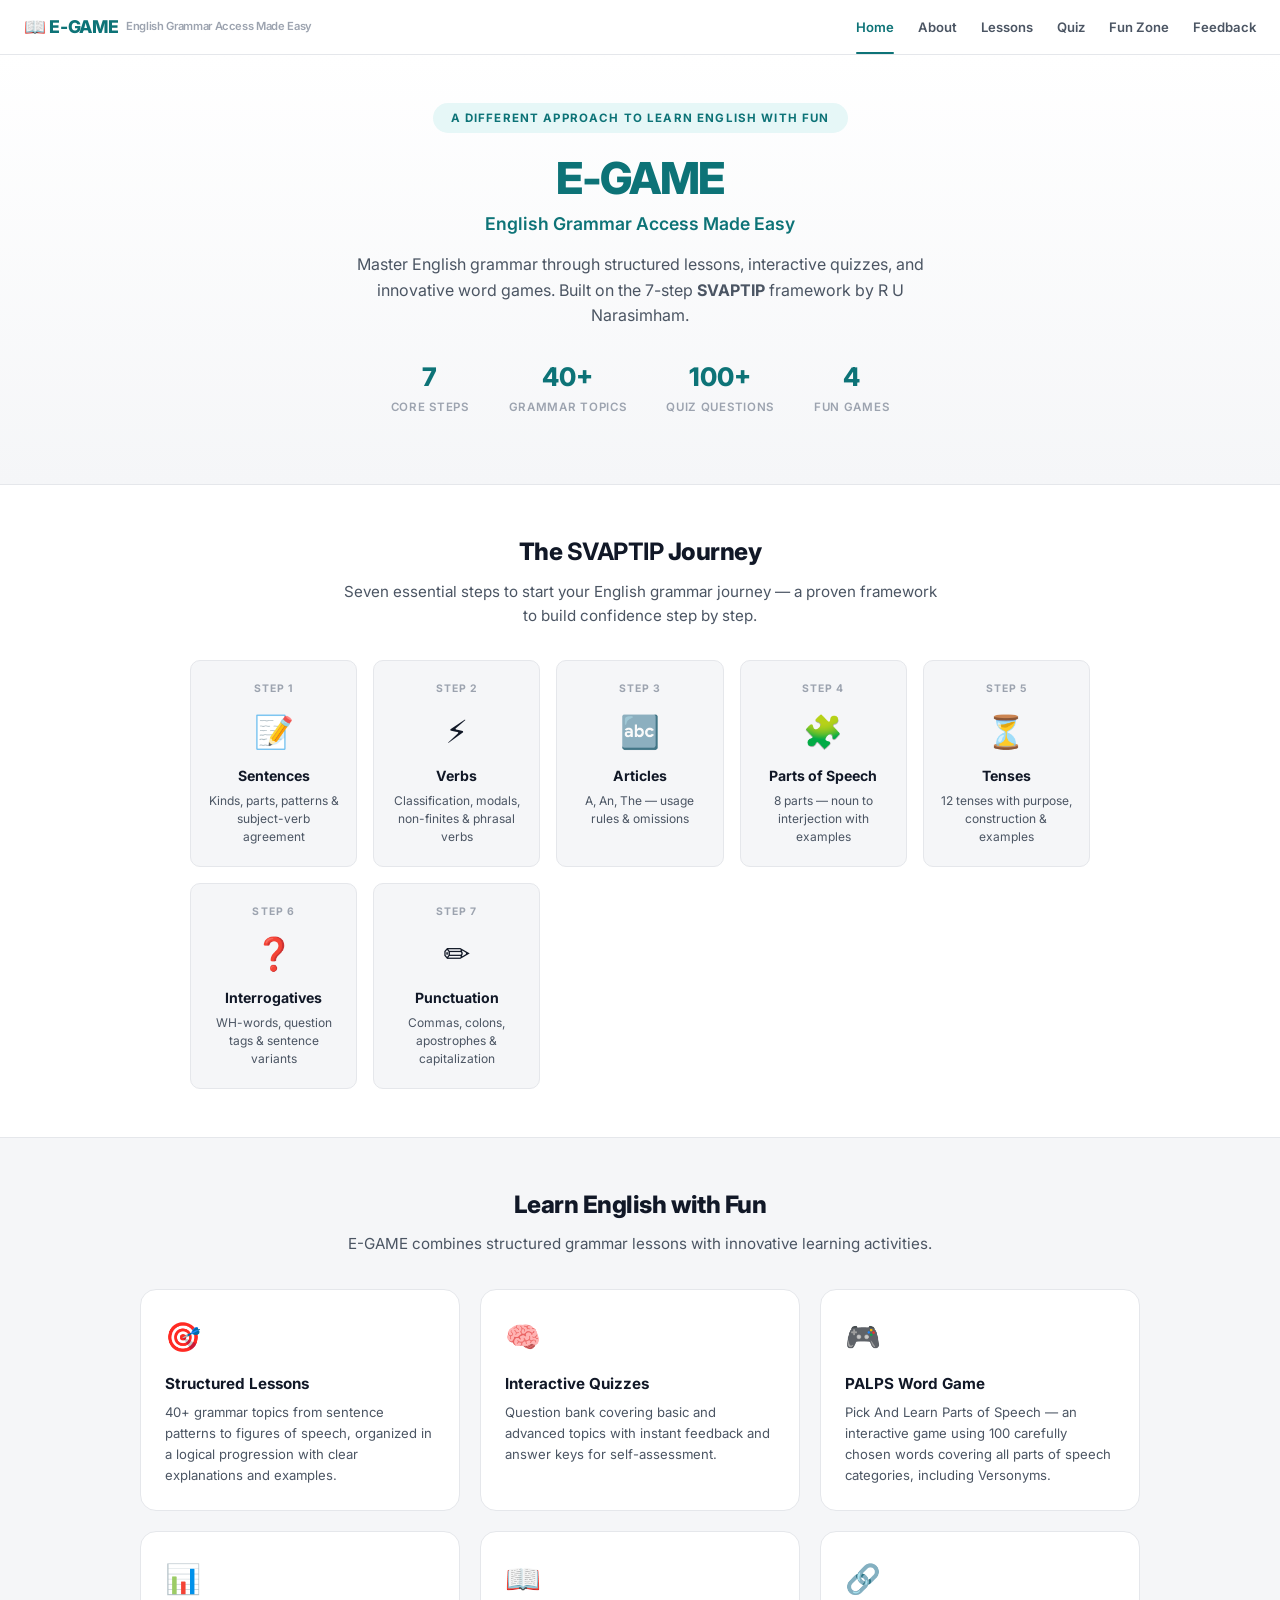
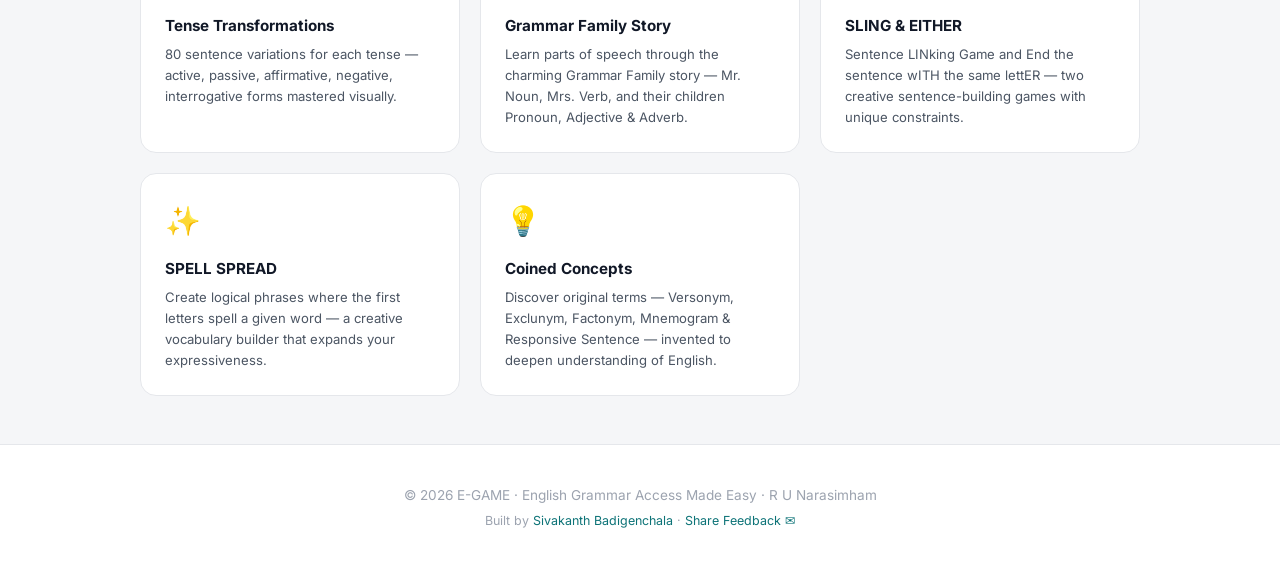
<file: index.html>
<!DOCTYPE html>
<html lang="en">
<head>
  <meta charset="UTF-8">
  <meta name="viewport" content="width=device-width, initial-scale=1.0">
  <title>E-GAME — English Grammar Access Made Easy</title>
  <link rel="preconnect" href="https://fonts.googleapis.com">
  <link href="https://fonts.googleapis.com/css2?family=Inter:wght@400;500;600;700;800&display=swap" rel="stylesheet">
  <link rel="stylesheet" href="styles.css">
</head>
<body>
  <nav class="site-nav">
    <div class="nav-inner">
      <a href="index.html" class="nav-brand">📖 E-GAME <span>English Grammar Access Made Easy</span></a>
      <div class="nav-links" id="navLinks">
        <a href="index.html" class="active">Home</a>
        <a href="about.html">About</a>
        <a href="lessons.html">Lessons</a>
        <a href="quiz.html">Quiz</a>
        <a href="fun-zone.html">Fun Zone</a>
        <a href="feedback.html">Feedback</a>
      </div>
      <button class="nav-toggle" id="navToggle" aria-label="Toggle navigation">
        <span></span><span></span><span></span>
      </button>
    </div>
  </nav>

  <section class="hero">
    <div class="hero-badge">A Different Approach to Learn English with Fun</div>
    <h1><em>E-GAME</em></h1>
    <div class="hero-caption">English Grammar Access Made Easy</div>
    <p class="subtitle">Master English grammar through structured lessons, interactive quizzes, and innovative word games. Built on the 7-step <strong>SVAPTIP</strong> framework by R U Narasimham.</p>
    <div class="hero-stats">
      <div class="hero-stat"><div class="hero-stat-value">7</div><div class="hero-stat-label">Core Steps</div></div>
      <div class="hero-stat"><div class="hero-stat-value">40+</div><div class="hero-stat-label">Grammar Topics</div></div>
      <div class="hero-stat"><div class="hero-stat-value">100+</div><div class="hero-stat-label">Quiz Questions</div></div>
      <div class="hero-stat"><div class="hero-stat-value">4</div><div class="hero-stat-label">Fun Games</div></div>
    </div>
  </section>

  <section class="svaptip-section">
    <h2 class="section-title">The <strong>SVAPTIP</strong> Journey</h2>
    <p class="section-sub">Seven essential steps to start your English grammar journey — a proven framework to build confidence step by step.</p>
    <div class="svaptip-grid">
      <a href="lessons.html#sentences" class="svaptip-card">
        <div class="step-num">Step 1</div>
        <div class="step-icon">📝</div>
        <div class="step-label">Sentences</div>
        <div class="step-desc">Kinds, parts, patterns & subject-verb agreement</div>
      </a>
      <a href="lessons.html#verbs" class="svaptip-card">
        <div class="step-num">Step 2</div>
        <div class="step-icon">⚡</div>
        <div class="step-label">Verbs</div>
        <div class="step-desc">Classification, modals, non-finites & phrasal verbs</div>
      </a>
      <a href="lessons.html#articles" class="svaptip-card">
        <div class="step-num">Step 3</div>
        <div class="step-icon">🔤</div>
        <div class="step-label">Articles</div>
        <div class="step-desc">A, An, The — usage rules & omissions</div>
      </a>
      <a href="lessons.html#parts-of-speech" class="svaptip-card">
        <div class="step-num">Step 4</div>
        <div class="step-icon">🧩</div>
        <div class="step-label">Parts of Speech</div>
        <div class="step-desc">8 parts — noun to interjection with examples</div>
      </a>
      <a href="lessons.html#tenses" class="svaptip-card">
        <div class="step-num">Step 5</div>
        <div class="step-icon">⏳</div>
        <div class="step-label">Tenses</div>
        <div class="step-desc">12 tenses with purpose, construction & examples</div>
      </a>
      <a href="lessons.html#interrogatives" class="svaptip-card">
        <div class="step-num">Step 6</div>
        <div class="step-icon">❓</div>
        <div class="step-label">Interrogatives</div>
        <div class="step-desc">WH-words, question tags & sentence variants</div>
      </a>
      <a href="lessons.html#punctuation" class="svaptip-card">
        <div class="step-num">Step 7</div>
        <div class="step-icon">✏️</div>
        <div class="step-label">Punctuation</div>
        <div class="step-desc">Commas, colons, apostrophes & capitalization</div>
      </a>
    </div>
  </section>

  <section class="features-section">
    <h2 class="section-title">Learn English with Fun</h2>
    <p class="section-sub">E-GAME combines structured grammar lessons with innovative learning activities.</p>
    <div class="features-grid">
      <div class="feature-card">
        <div class="feat-icon">🎯</div>
        <h3>Structured Lessons</h3>
        <p>40+ grammar topics from sentence patterns to figures of speech, organized in a logical progression with clear explanations and examples.</p>
      </div>
      <div class="feature-card">
        <div class="feat-icon">🧠</div>
        <h3>Interactive Quizzes</h3>
        <p>Question bank covering basic and advanced topics with instant feedback and answer keys for self-assessment.</p>
      </div>
      <div class="feature-card">
        <div class="feat-icon">🎮</div>
        <h3>PALPS Word Game</h3>
        <p>Pick And Learn Parts of Speech — an interactive game using 100 carefully chosen words covering all parts of speech categories, including Versonyms.</p>
      </div>
      <div class="feature-card">
        <div class="feat-icon">📊</div>
        <h3>Tense Transformations</h3>
        <p>80 sentence variations for each tense — active, passive, affirmative, negative, interrogative forms mastered visually.</p>
      </div>
      <div class="feature-card">
        <div class="feat-icon">📖</div>
        <h3>Grammar Family Story</h3>
        <p>Learn parts of speech through the charming Grammar Family story — Mr. Noun, Mrs. Verb, and their children Pronoun, Adjective & Adverb.</p>
      </div>
      <div class="feature-card">
        <div class="feat-icon">🔗</div>
        <h3>SLING & EITHER</h3>
        <p>Sentence LINking Game and End the sentence wITH the same lettER — two creative sentence-building games with unique constraints.</p>
      </div>
      <div class="feature-card">
        <div class="feat-icon">✨</div>
        <h3>SPELL SPREAD</h3>
        <p>Create logical phrases where the first letters spell a given word — a creative vocabulary builder that expands your expressiveness.</p>
      </div>
      <div class="feature-card">
        <div class="feat-icon">💡</div>
        <h3>Coined Concepts</h3>
        <p>Discover original terms — Versonym, Exclunym, Factonym, Mnemogram & Responsive Sentence — invented to deepen understanding of English.</p>
      </div>
    </div>
  </section>

  <footer class="site-footer">
    <p>&copy; 2026 E-GAME &middot; English Grammar Access Made Easy &middot; R U Narasimham</p>
    <p class="footer-sub">Built by <a href="https://sivakanth.vercel.app/">Sivakanth Badigenchala</a> &middot; <a href="feedback.html">Share Feedback ✉️</a></p>
  </footer>

  <script src="script.js"></script>
</body>
</html>
</file>
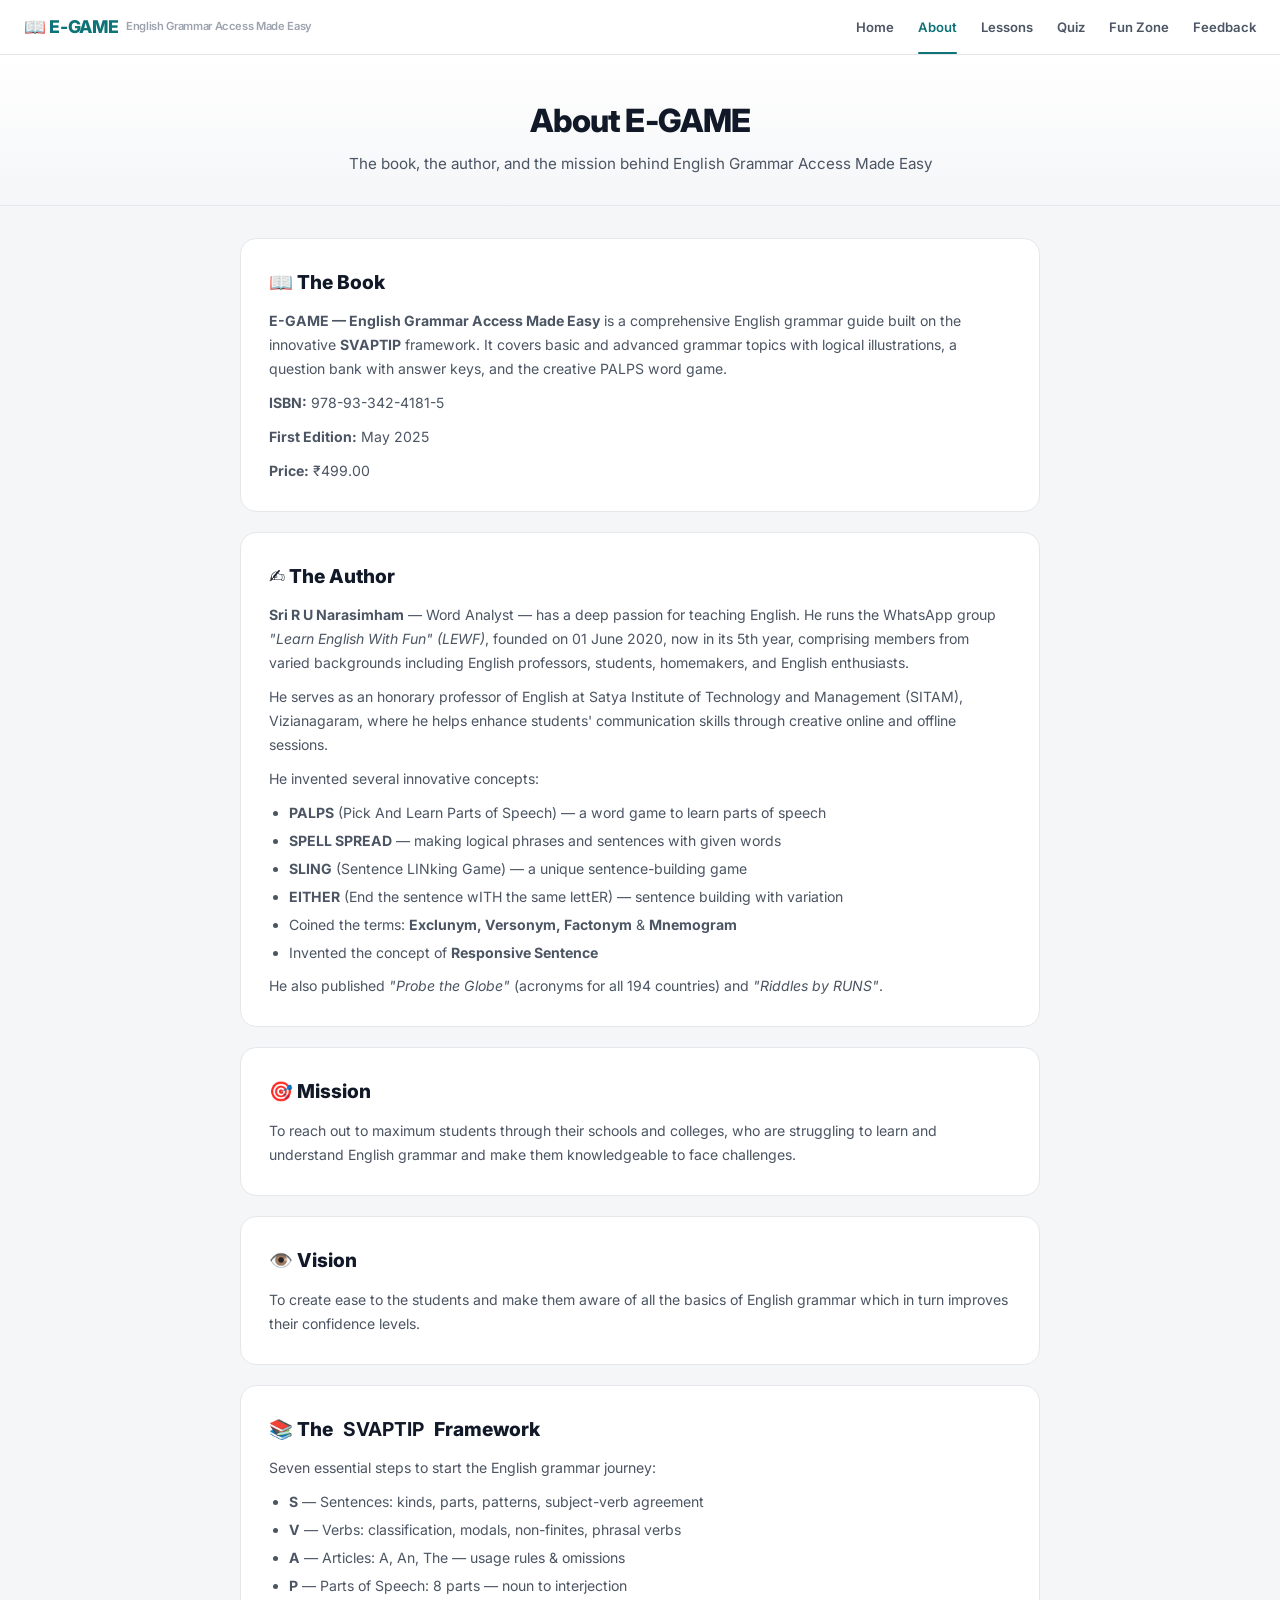
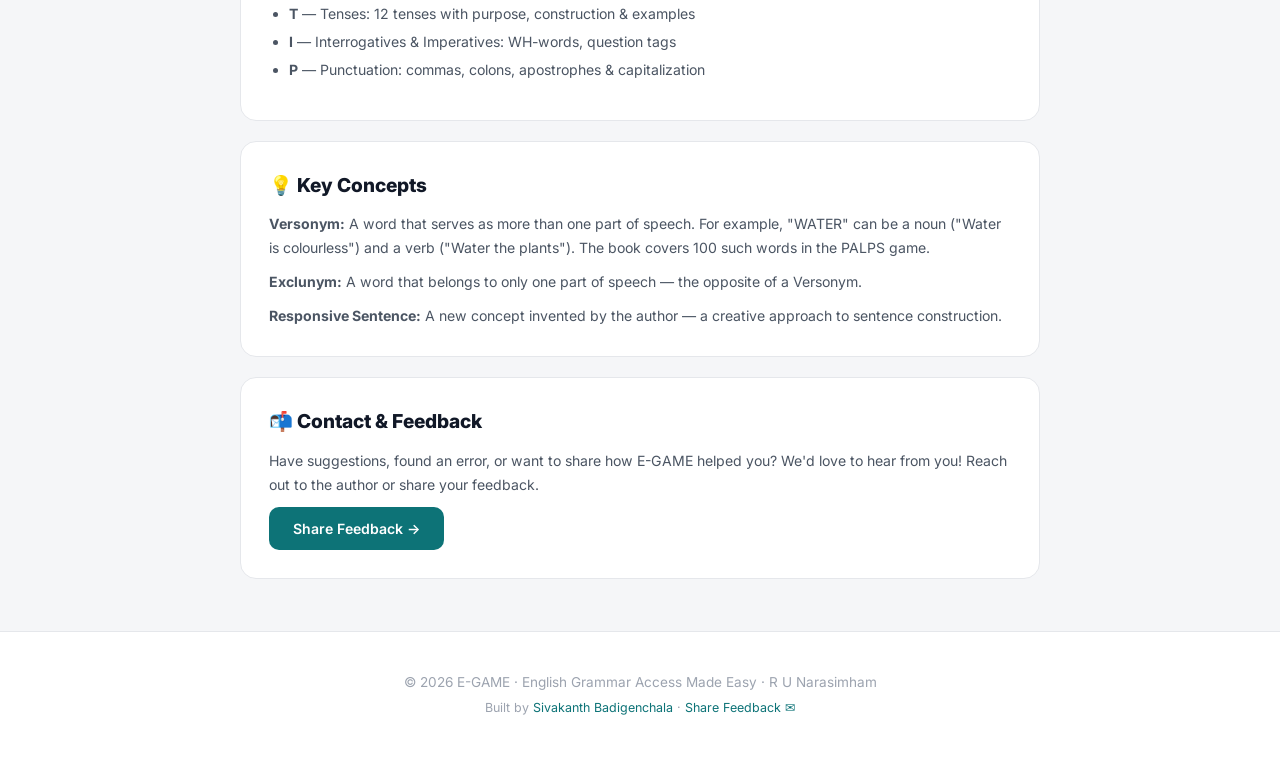
<file: about.html>
<!DOCTYPE html>
<html lang="en">
<head>
  <meta charset="UTF-8">
  <meta name="viewport" content="width=device-width, initial-scale=1.0">
  <title>About — E-GAME</title>
  <link rel="preconnect" href="https://fonts.googleapis.com">
  <link href="https://fonts.googleapis.com/css2?family=Inter:wght@400;500;600;700;800&display=swap" rel="stylesheet">
  <link rel="stylesheet" href="styles.css">
</head>
<body>
  <nav class="site-nav">
    <div class="nav-inner">
      <a href="index.html" class="nav-brand">📖 E-GAME <span>English Grammar Access Made Easy</span></a>
      <div class="nav-links" id="navLinks">
        <a href="index.html">Home</a>
        <a href="about.html" class="active">About</a>
        <a href="lessons.html">Lessons</a>
        <a href="quiz.html">Quiz</a>
        <a href="fun-zone.html">Fun Zone</a>
        <a href="feedback.html">Feedback</a>
      </div>
      <button class="nav-toggle" id="navToggle" aria-label="Toggle navigation">
        <span></span><span></span><span></span>
      </button>
    </div>
  </nav>

  <section class="page-hero">
    <h1>About E-GAME</h1>
    <p class="page-sub">The book, the author, and the mission behind English Grammar Access Made Easy</p>
  </section>

  <div class="container">
    <div class="about-section">

      <div class="about-card">
        <h2>📖 The Book</h2>
        <p><strong>E-GAME — English Grammar Access Made Easy</strong> is a comprehensive English grammar guide built on the innovative <strong>SVAPTIP</strong> framework. It covers basic and advanced grammar topics with logical illustrations, a question bank with answer keys, and the creative PALPS word game.</p>
        <p><strong>ISBN:</strong> 978-93-342-4181-5</p>
        <p><strong>First Edition:</strong> May 2025</p>
        <p><strong>Price:</strong> ₹499.00</p>
      </div>

      <div class="about-card">
        <h2>✍️ The Author</h2>
        <p><strong>Sri R U Narasimham</strong> — Word Analyst — has a deep passion for teaching English. He runs the WhatsApp group <em>"Learn English With Fun" (LEWF)</em>, founded on 01 June 2020, now in its 5th year, comprising members from varied backgrounds including English professors, students, homemakers, and English enthusiasts.</p>
        <p>He serves as an honorary professor of English at Satya Institute of Technology and Management (SITAM), Vizianagaram, where he helps enhance students' communication skills through creative online and offline sessions.</p>
        <p>He invented several innovative concepts:</p>
        <ul>
          <li><strong>PALPS</strong> (Pick And Learn Parts of Speech) — a word game to learn parts of speech</li>
          <li><strong>SPELL SPREAD</strong> — making logical phrases and sentences with given words</li>
          <li><strong>SLING</strong> (Sentence LINking Game) — a unique sentence-building game</li>
          <li><strong>EITHER</strong> (End the sentence wITH the same lettER) — sentence building with variation</li>
          <li>Coined the terms: <strong>Exclunym, Versonym, Factonym</strong> &amp; <strong>Mnemogram</strong></li>
          <li>Invented the concept of <strong>Responsive Sentence</strong></li>
        </ul>
        <p>He also published <em>"Probe the Globe"</em> (acronyms for all 194 countries) and <em>"Riddles by RUNS"</em>.</p>
      </div>

      <div class="about-card">
        <h2>🎯 Mission</h2>
        <p>To reach out to maximum students through their schools and colleges, who are struggling to learn and understand English grammar and make them knowledgeable to face challenges.</p>
      </div>

      <div class="about-card">
        <h2>👁️ Vision</h2>
        <p>To create ease to the students and make them aware of all the basics of English grammar which in turn improves their confidence levels.</p>
      </div>

      <div class="about-card">
        <h2>📚 The <strong>SVAPTIP</strong> Framework</h2>
        <p>Seven essential steps to start the English grammar journey:</p>
        <ul>
          <li><strong>S</strong> — Sentences: kinds, parts, patterns, subject-verb agreement</li>
          <li><strong>V</strong> — Verbs: classification, modals, non-finites, phrasal verbs</li>
          <li><strong>A</strong> — Articles: A, An, The — usage rules &amp; omissions</li>
          <li><strong>P</strong> — Parts of Speech: 8 parts — noun to interjection</li>
          <li><strong>T</strong> — Tenses: 12 tenses with purpose, construction &amp; examples</li>
          <li><strong>I</strong> — Interrogatives &amp; Imperatives: WH-words, question tags</li>
          <li><strong>P</strong> — Punctuation: commas, colons, apostrophes &amp; capitalization</li>
        </ul>
      </div>

      <div class="about-card">
        <h2>💡 Key Concepts</h2>
        <p><strong>Versonym:</strong> A word that serves as more than one part of speech. For example, "WATER" can be a noun ("Water is colourless") and a verb ("Water the plants"). The book covers 100 such words in the PALPS game.</p>
        <p><strong>Exclunym:</strong> A word that belongs to only one part of speech — the opposite of a Versonym.</p>
        <p><strong>Responsive Sentence:</strong> A new concept invented by the author — a creative approach to sentence construction.</p>
      </div>

      <div class="about-card">
        <h2>📬 Contact & Feedback</h2>
        <p>Have suggestions, found an error, or want to share how E-GAME helped you? We'd love to hear from you! Reach out to the author or share your feedback.</p>
        <p style="margin-top:10px"><a href="feedback.html" class="btn btn-primary" style="display:inline-block;text-decoration:none">Share Feedback →</a></p>
      </div>

    </div>
  </div>

  <footer class="site-footer">
    <p>&copy; 2026 E-GAME &middot; English Grammar Access Made Easy &middot; R U Narasimham</p>
    <p class="footer-sub">Built by <a href="https://sivakanth.vercel.app/">Sivakanth Badigenchala</a> &middot; <a href="feedback.html">Share Feedback ✉️</a></p>
  </footer>

  <script src="script.js"></script>
</body>
</html>
</file>
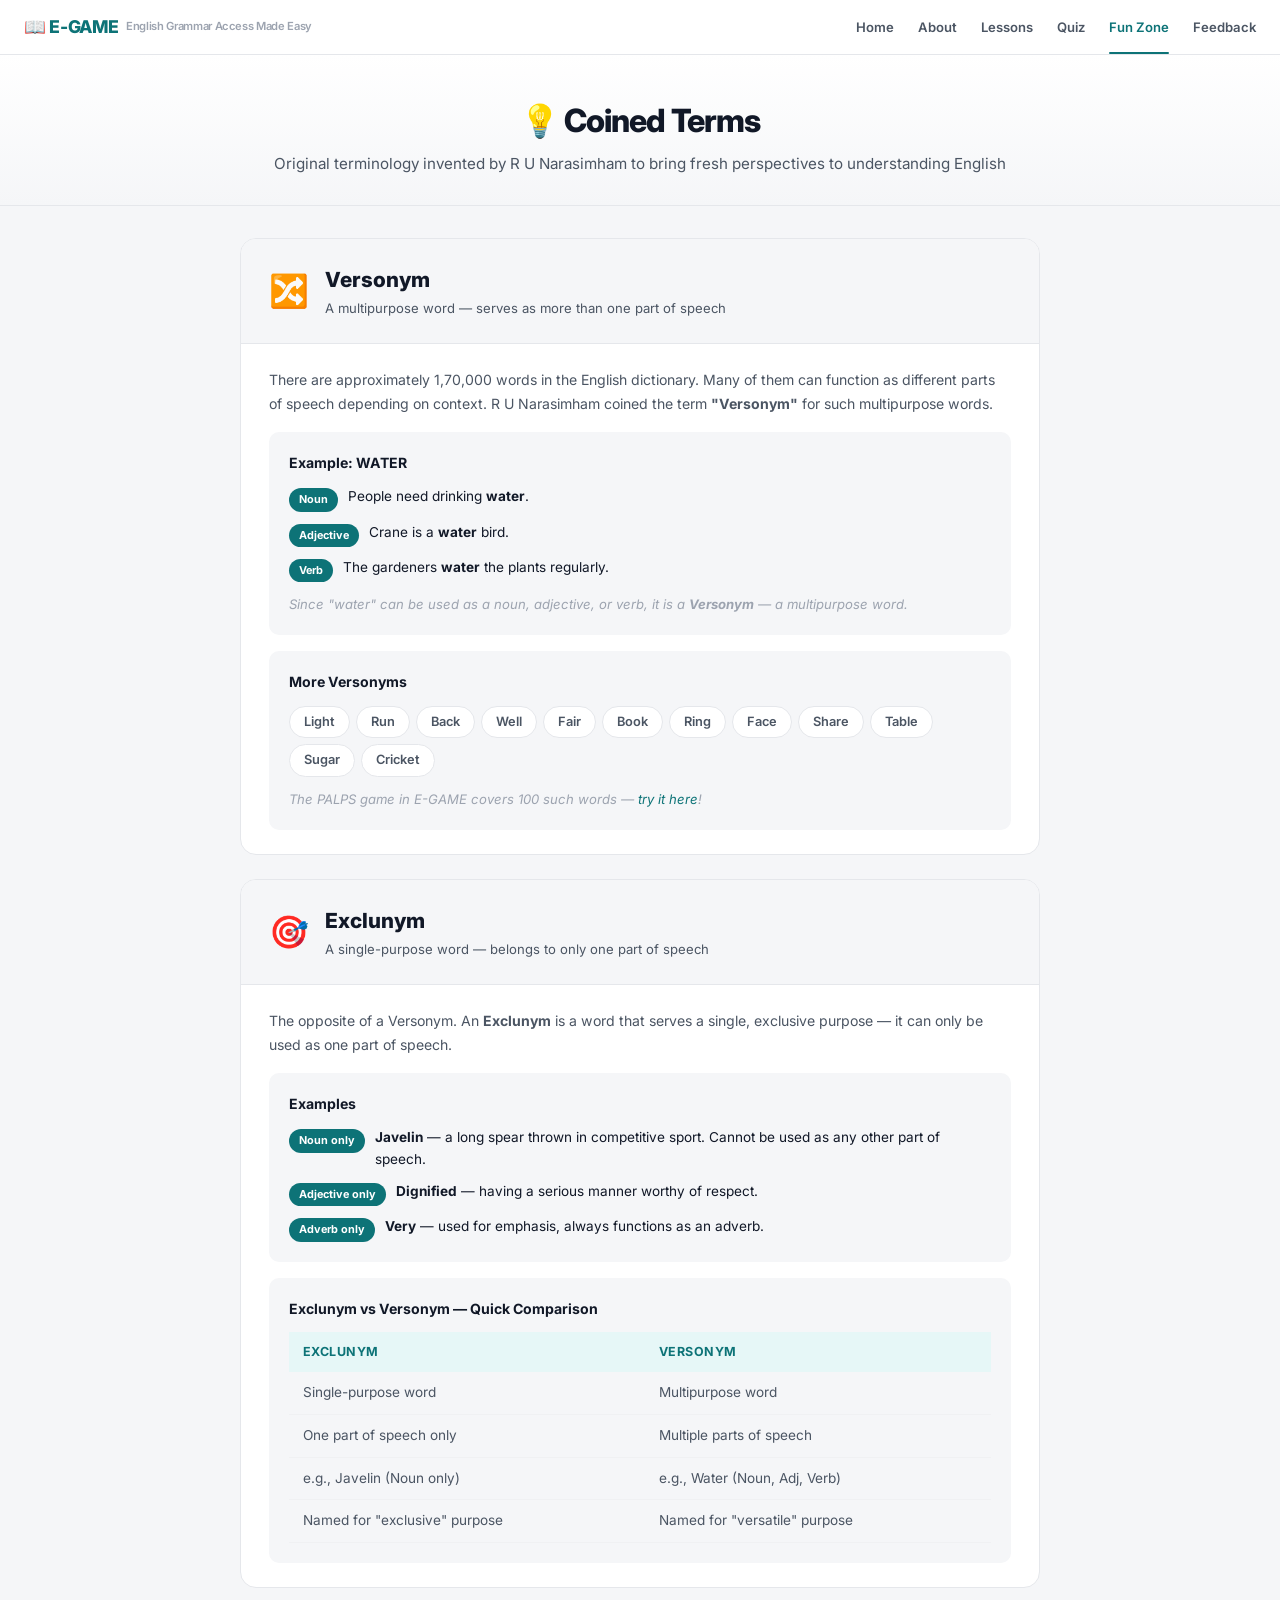
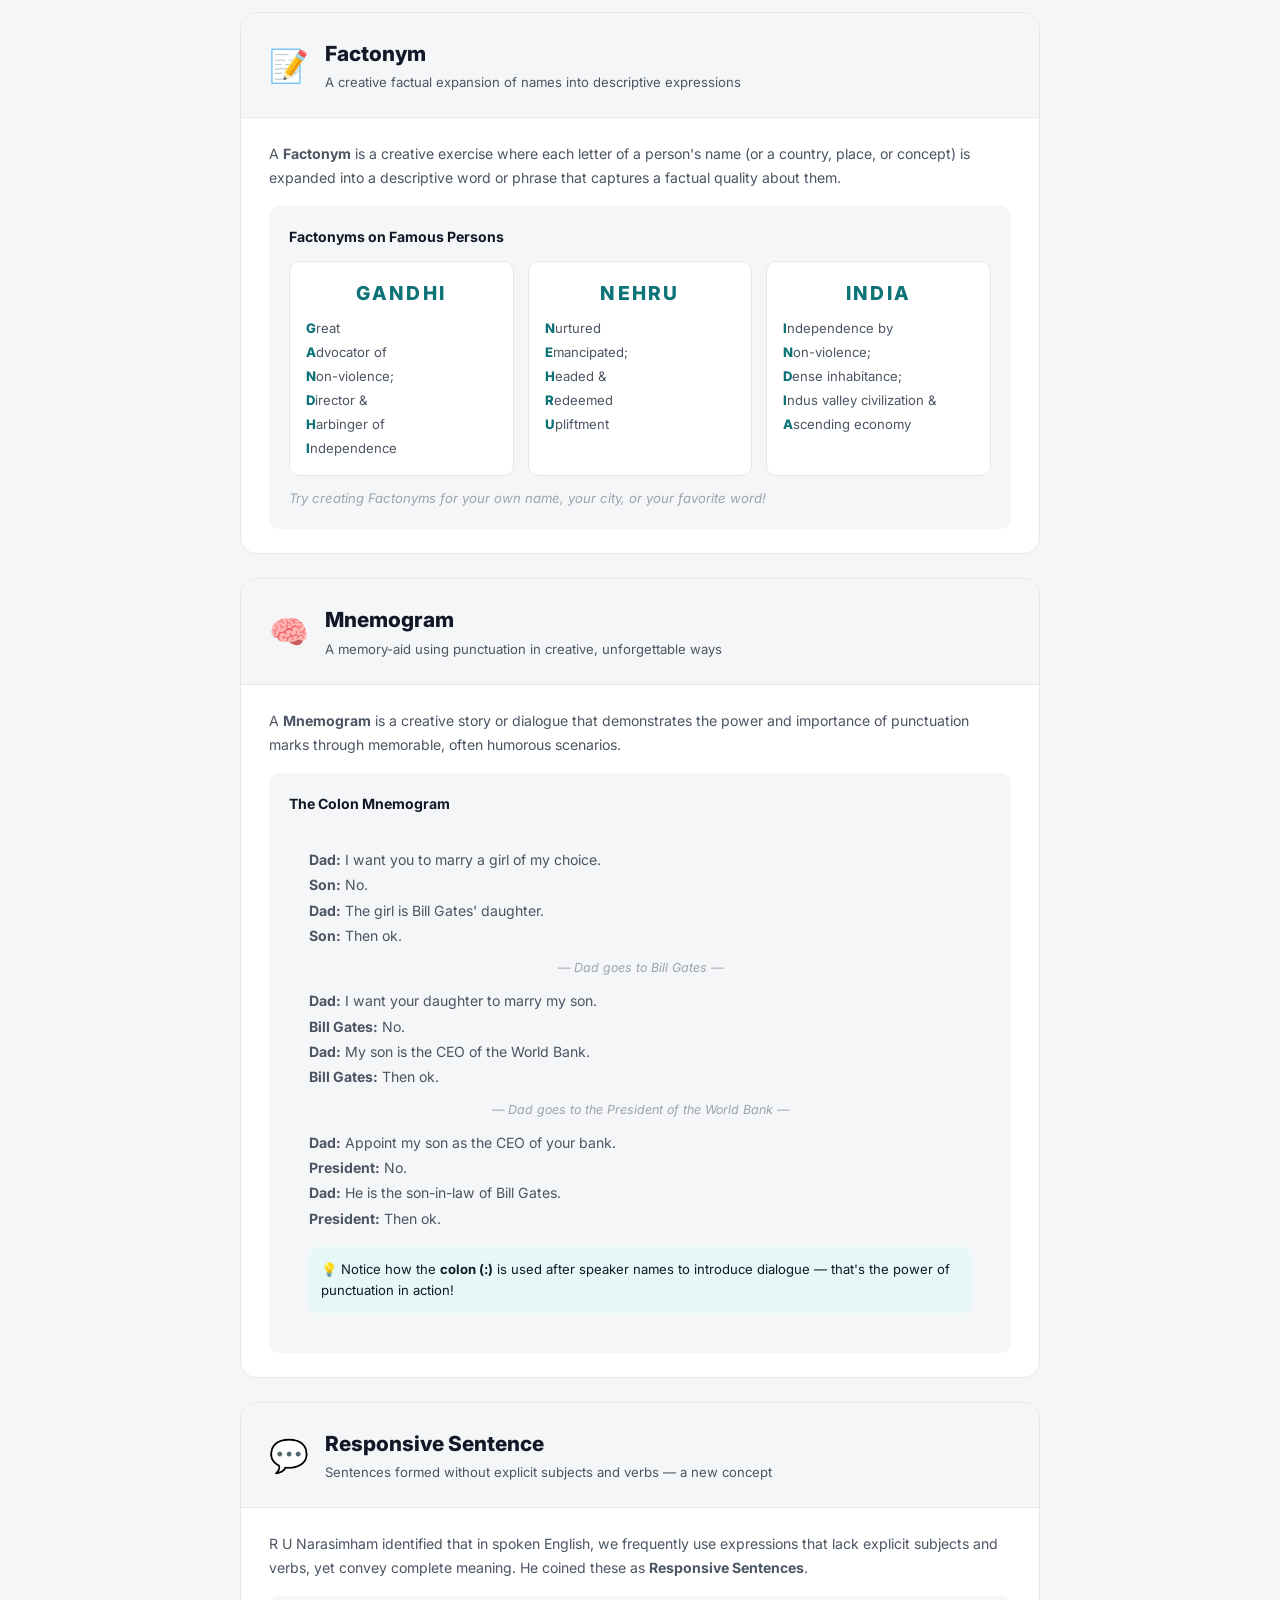
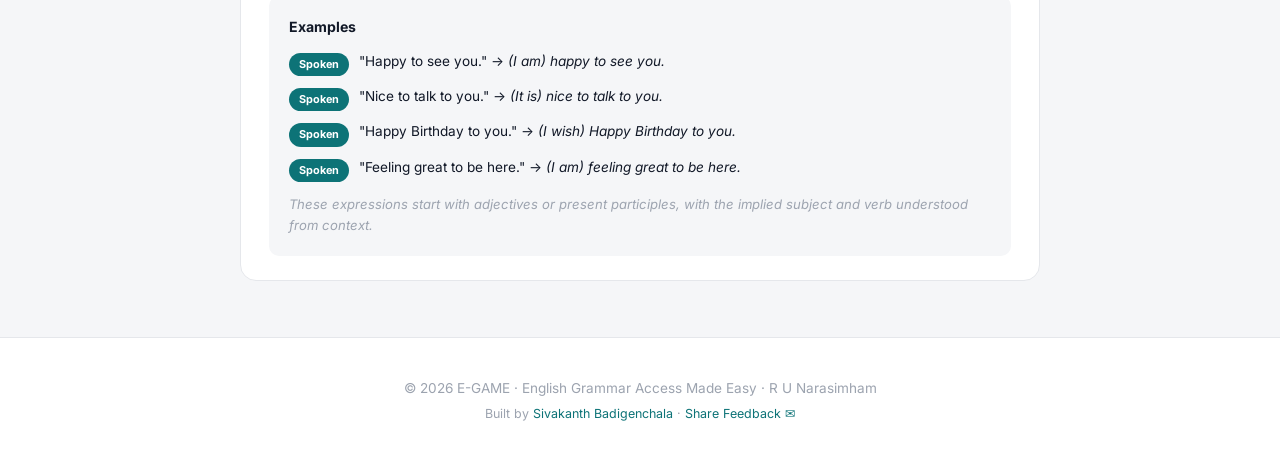
<file: coined-terms.html>
<!DOCTYPE html>
<html lang="en">
<head>
  <meta charset="UTF-8">
  <meta name="viewport" content="width=device-width, initial-scale=1.0">
  <title>Coined Terms — E-GAME</title>
  <link rel="preconnect" href="https://fonts.googleapis.com">
  <link href="https://fonts.googleapis.com/css2?family=Inter:wght@400;500;600;700;800&display=swap" rel="stylesheet">
  <link rel="stylesheet" href="styles.css">
</head>
<body>
  <nav class="site-nav">
    <div class="nav-inner">
      <a href="index.html" class="nav-brand">📖 E-GAME <span>English Grammar Access Made Easy</span></a>
      <div class="nav-links" id="navLinks">
        <a href="index.html">Home</a>
        <a href="about.html">About</a>
        <a href="lessons.html">Lessons</a>
        <a href="quiz.html">Quiz</a>
        <a href="fun-zone.html" class="active">Fun Zone</a>
        <a href="feedback.html">Feedback</a>
      </div>
      <button class="nav-toggle" id="navToggle" aria-label="Toggle navigation">
        <span></span><span></span><span></span>
      </button>
    </div>
  </nav>

  <section class="page-hero">
    <h1>💡 Coined Terms</h1>
    <p class="page-sub">Original terminology invented by R U Narasimham to bring fresh perspectives to understanding English</p>
  </section>

  <div class="container">
    <div class="coined-container">

      <div class="coined-detail-card" id="versonym">
        <div class="coined-header">
          <span class="coined-icon">🔀</span>
          <div>
            <h2>Versonym</h2>
            <p class="coined-tagline">A multipurpose word — serves as more than one part of speech</p>
          </div>
        </div>
        <div class="coined-body">
          <p>There are approximately 1,70,000 words in the English dictionary. Many of them can function as different parts of speech depending on context. R U Narasimham coined the term <strong>"Versonym"</strong> for such multipurpose words.</p>
          <div class="coined-example-block">
            <h4>Example: WATER</h4>
            <div class="coined-examples">
              <div class="coined-ex">
                <span class="coined-pos">Noun</span>
                <span>People need drinking <strong>water</strong>.</span>
              </div>
              <div class="coined-ex">
                <span class="coined-pos">Adjective</span>
                <span>Crane is a <strong>water</strong> bird.</span>
              </div>
              <div class="coined-ex">
                <span class="coined-pos">Verb</span>
                <span>The gardeners <strong>water</strong> the plants regularly.</span>
              </div>
            </div>
            <p class="coined-note">Since "water" can be used as a noun, adjective, or verb, it is a <strong>Versonym</strong> — a multipurpose word.</p>
          </div>
          <div class="coined-example-block">
            <h4>More Versonyms</h4>
            <div class="versonym-grid">
              <span class="versonym-chip">Light</span>
              <span class="versonym-chip">Run</span>
              <span class="versonym-chip">Back</span>
              <span class="versonym-chip">Well</span>
              <span class="versonym-chip">Fair</span>
              <span class="versonym-chip">Book</span>
              <span class="versonym-chip">Ring</span>
              <span class="versonym-chip">Face</span>
              <span class="versonym-chip">Share</span>
              <span class="versonym-chip">Table</span>
              <span class="versonym-chip">Sugar</span>
              <span class="versonym-chip">Cricket</span>
            </div>
            <p class="coined-note">The PALPS game in E-GAME covers 100 such words — <a href="palps.html">try it here</a>!</p>
          </div>
        </div>
      </div>

      <div class="coined-detail-card" id="exclunym">
        <div class="coined-header">
          <span class="coined-icon">🎯</span>
          <div>
            <h2>Exclunym</h2>
            <p class="coined-tagline">A single-purpose word — belongs to only one part of speech</p>
          </div>
        </div>
        <div class="coined-body">
          <p>The opposite of a Versonym. An <strong>Exclunym</strong> is a word that serves a single, exclusive purpose — it can only be used as one part of speech.</p>
          <div class="coined-example-block">
            <h4>Examples</h4>
            <div class="coined-examples">
              <div class="coined-ex">
                <span class="coined-pos">Noun only</span>
                <span><strong>Javelin</strong> — a long spear thrown in competitive sport. Cannot be used as any other part of speech.</span>
              </div>
              <div class="coined-ex">
                <span class="coined-pos">Adjective only</span>
                <span><strong>Dignified</strong> — having a serious manner worthy of respect.</span>
              </div>
              <div class="coined-ex">
                <span class="coined-pos">Adverb only</span>
                <span><strong>Very</strong> — used for emphasis, always functions as an adverb.</span>
              </div>
            </div>
          </div>
          <div class="coined-example-block">
            <h4>Exclunym vs Versonym — Quick Comparison</h4>
            <table class="coined-table">
              <thead><tr><th>Exclunym</th><th>Versonym</th></tr></thead>
              <tbody>
                <tr><td>Single-purpose word</td><td>Multipurpose word</td></tr>
                <tr><td>One part of speech only</td><td>Multiple parts of speech</td></tr>
                <tr><td>e.g., Javelin (Noun only)</td><td>e.g., Water (Noun, Adj, Verb)</td></tr>
                <tr><td>Named for "exclusive" purpose</td><td>Named for "versatile" purpose</td></tr>
              </tbody>
            </table>
          </div>
        </div>
      </div>

      <div class="coined-detail-card" id="factonym">
        <div class="coined-header">
          <span class="coined-icon">📝</span>
          <div>
            <h2>Factonym</h2>
            <p class="coined-tagline">A creative factual expansion of names into descriptive expressions</p>
          </div>
        </div>
        <div class="coined-body">
          <p>A <strong>Factonym</strong> is a creative exercise where each letter of a person's name (or a country, place, or concept) is expanded into a descriptive word or phrase that captures a factual quality about them.</p>
          <div class="coined-example-block">
            <h4>Factonyms on Famous Persons</h4>
            <div class="factonym-grid">
              <div class="factonym-card">
                <div class="factonym-name">GANDHI</div>
                <div class="factonym-expand">
                  <span><strong>G</strong>reat</span>
                  <span><strong>A</strong>dvocator of</span>
                  <span><strong>N</strong>on-violence;</span>
                  <span><strong>D</strong>irector &</span>
                  <span><strong>H</strong>arbinger of</span>
                  <span><strong>I</strong>ndependence</span>
                </div>
              </div>
              <div class="factonym-card">
                <div class="factonym-name">NEHRU</div>
                <div class="factonym-expand">
                  <span><strong>N</strong>urtured</span>
                  <span><strong>E</strong>mancipated;</span>
                  <span><strong>H</strong>eaded &</span>
                  <span><strong>R</strong>edeemed</span>
                  <span><strong>U</strong>pliftment</span>
                </div>
              </div>
              <div class="factonym-card">
                <div class="factonym-name">INDIA</div>
                <div class="factonym-expand">
                  <span><strong>I</strong>ndependence by</span>
                  <span><strong>N</strong>on-violence;</span>
                  <span><strong>D</strong>ense inhabitance;</span>
                  <span><strong>I</strong>ndus valley civilization &</span>
                  <span><strong>A</strong>scending economy</span>
                </div>
              </div>
            </div>
            <p class="coined-note">Try creating Factonyms for your own name, your city, or your favorite word!</p>
          </div>
        </div>
      </div>

      <div class="coined-detail-card" id="mnemogram">
        <div class="coined-header">
          <span class="coined-icon">🧠</span>
          <div>
            <h2>Mnemogram</h2>
            <p class="coined-tagline">A memory-aid using punctuation in creative, unforgettable ways</p>
          </div>
        </div>
        <div class="coined-body">
          <p>A <strong>Mnemogram</strong> is a creative story or dialogue that demonstrates the power and importance of punctuation marks through memorable, often humorous scenarios.</p>
          <div class="coined-example-block">
            <h4>The Colon Mnemogram</h4>
            <div class="mnemogram-story">
              <p class="mnemogram-line"><strong>Dad:</strong> I want you to marry a girl of my choice.</p>
              <p class="mnemogram-line"><strong>Son:</strong> No.</p>
              <p class="mnemogram-line"><strong>Dad:</strong> The girl is Bill Gates' daughter.</p>
              <p class="mnemogram-line"><strong>Son:</strong> Then ok.</p>
              <p class="mnemogram-divider">— Dad goes to Bill Gates —</p>
              <p class="mnemogram-line"><strong>Dad:</strong> I want your daughter to marry my son.</p>
              <p class="mnemogram-line"><strong>Bill Gates:</strong> No.</p>
              <p class="mnemogram-line"><strong>Dad:</strong> My son is the CEO of the World Bank.</p>
              <p class="mnemogram-line"><strong>Bill Gates:</strong> Then ok.</p>
              <p class="mnemogram-divider">— Dad goes to the President of the World Bank —</p>
              <p class="mnemogram-line"><strong>Dad:</strong> Appoint my son as the CEO of your bank.</p>
              <p class="mnemogram-line"><strong>President:</strong> No.</p>
              <p class="mnemogram-line"><strong>Dad:</strong> He is the son-in-law of Bill Gates.</p>
              <p class="mnemogram-line"><strong>President:</strong> Then ok.</p>
              <p class="mnemogram-moral">💡 Notice how the <strong>colon (:)</strong> is used after speaker names to introduce dialogue — that's the power of punctuation in action!</p>
            </div>
          </div>
        </div>
      </div>

      <div class="coined-detail-card" id="responsive-sentence">
        <div class="coined-header">
          <span class="coined-icon">💬</span>
          <div>
            <h2>Responsive Sentence</h2>
            <p class="coined-tagline">Sentences formed without explicit subjects and verbs — a new concept</p>
          </div>
        </div>
        <div class="coined-body">
          <p>R U Narasimham identified that in spoken English, we frequently use expressions that lack explicit subjects and verbs, yet convey complete meaning. He coined these as <strong>Responsive Sentences</strong>.</p>
          <div class="coined-example-block">
            <h4>Examples</h4>
            <div class="coined-examples">
              <div class="coined-ex">
                <span class="coined-pos">Spoken</span>
                <span>"Happy to see you." → <em>(I am) happy to see you.</em></span>
              </div>
              <div class="coined-ex">
                <span class="coined-pos">Spoken</span>
                <span>"Nice to talk to you." → <em>(It is) nice to talk to you.</em></span>
              </div>
              <div class="coined-ex">
                <span class="coined-pos">Spoken</span>
                <span>"Happy Birthday to you." → <em>(I wish) Happy Birthday to you.</em></span>
              </div>
              <div class="coined-ex">
                <span class="coined-pos">Spoken</span>
                <span>"Feeling great to be here." → <em>(I am) feeling great to be here.</em></span>
              </div>
            </div>
            <p class="coined-note">These expressions start with adjectives or present participles, with the implied subject and verb understood from context.</p>
          </div>
        </div>
      </div>

    </div>
  </div>

  <footer class="site-footer">
    <p>&copy; 2026 E-GAME &middot; English Grammar Access Made Easy &middot; R U Narasimham</p>
    <p class="footer-sub">Built by <a href="https://sivakanth.vercel.app/">Sivakanth Badigenchala</a> &middot; <a href="feedback.html">Share Feedback ✉️</a></p>
  </footer>

  <script src="script.js"></script>
</body>
</html>
</file>
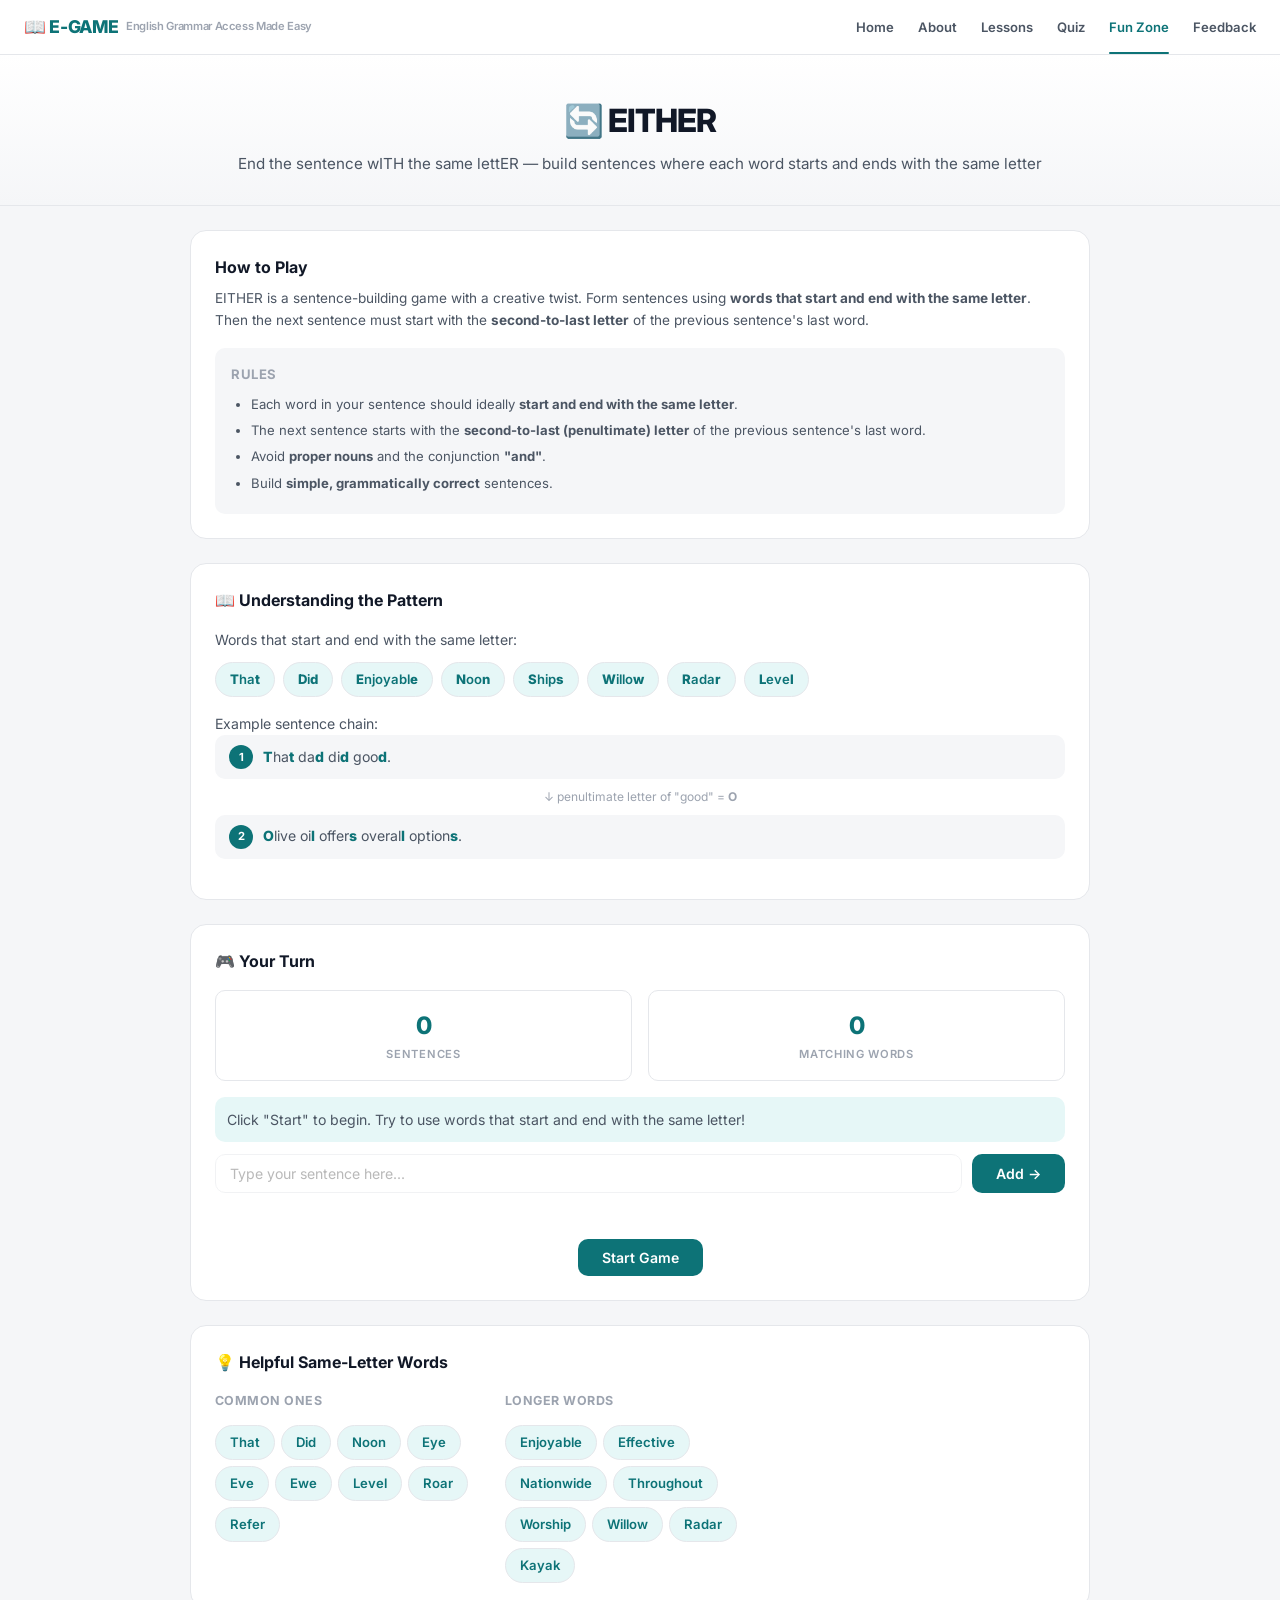
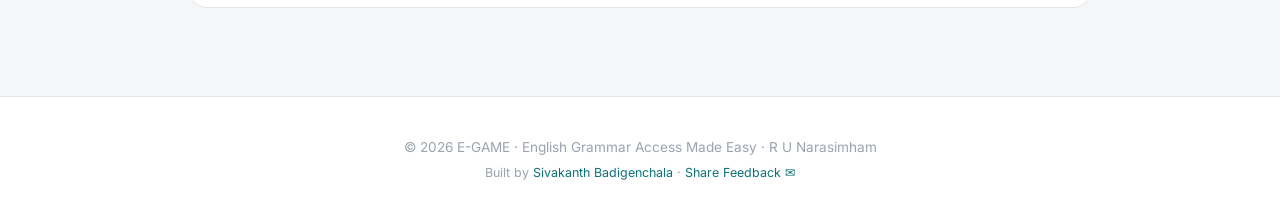
<file: either.html>
<!DOCTYPE html>
<html lang="en">
<head>
  <meta charset="UTF-8">
  <meta name="viewport" content="width=device-width, initial-scale=1.0">
  <title>EITHER — E-GAME</title>
  <link rel="preconnect" href="https://fonts.googleapis.com">
  <link href="https://fonts.googleapis.com/css2?family=Inter:wght@400;500;600;700;800&display=swap" rel="stylesheet">
  <link rel="stylesheet" href="styles.css">
</head>
<body>
  <nav class="site-nav">
    <div class="nav-inner">
      <a href="index.html" class="nav-brand">📖 E-GAME <span>English Grammar Access Made Easy</span></a>
      <div class="nav-links" id="navLinks">
        <a href="index.html">Home</a>
        <a href="about.html">About</a>
        <a href="lessons.html">Lessons</a>
        <a href="quiz.html">Quiz</a>
        <a href="fun-zone.html" class="active">Fun Zone</a>
        <a href="feedback.html">Feedback</a>
      </div>
      <button class="nav-toggle" id="navToggle" aria-label="Toggle navigation">
        <span></span><span></span><span></span>
      </button>
    </div>
  </nav>

  <section class="page-hero">
    <h1>🔄 EITHER</h1>
    <p class="page-sub">End the sentence wITH the same lettER — build sentences where each word starts and ends with the same letter</p>
  </section>

  <div class="container">
    <div class="game-container" id="eitherContainer">
      <div class="game-instructions">
        <h3>How to Play</h3>
        <p>EITHER is a sentence-building game with a creative twist. Form sentences using <strong>words that start and end with the same letter</strong>. Then the next sentence must start with the <strong>second-to-last letter</strong> of the previous sentence's last word.</p>
        <div class="game-rules">
          <h4>Rules</h4>
          <ul>
            <li>Each word in your sentence should ideally <strong>start and end with the same letter</strong>.</li>
            <li>The next sentence starts with the <strong>second-to-last (penultimate) letter</strong> of the previous sentence's last word.</li>
            <li>Avoid <strong>proper nouns</strong> and the conjunction <strong>"and"</strong>.</li>
            <li>Build <strong>simple, grammatically correct</strong> sentences.</li>
          </ul>
        </div>
      </div>

      <div class="game-example">
        <h3>📖 Understanding the Pattern</h3>
        <div class="either-explain">
          <p>Words that start and end with the same letter:</p>
          <div class="either-word-examples">
            <span class="either-word"><strong>T</strong>ha<strong>t</strong></span>
            <span class="either-word"><strong>D</strong>i<strong>d</strong></span>
            <span class="either-word"><strong>E</strong>njoyabl<strong>e</strong></span>
            <span class="either-word"><strong>N</strong>oo<strong>n</strong></span>
            <span class="either-word"><strong>S</strong>hip<strong>s</strong></span>
            <span class="either-word"><strong>W</strong>illo<strong>w</strong></span>
            <span class="either-word"><strong>R</strong>ada<strong>r</strong></span>
            <span class="either-word"><strong>L</strong>eve<strong>l</strong></span>
          </div>
          <p style="margin-top:16px">Example sentence chain:</p>
          <div class="chain-display">
            <div class="chain-item"><span class="chain-num">1</span> <span class="chain-text"><strong class="chain-link">T</strong>ha<strong class="chain-link">t</strong> da<strong class="chain-link">d</strong> di<strong class="chain-link">d</strong> goo<strong class="chain-link">d</strong>.</span></div>
            <div class="chain-arrow">↓ penultimate letter of "good" = <strong>O</strong></div>
            <div class="chain-item"><span class="chain-num">2</span> <span class="chain-text"><strong class="chain-link">O</strong>live oi<strong class="chain-link">l</strong> offer<strong class="chain-link">s</strong> overal<strong class="chain-link">l</strong> option<strong class="chain-link">s</strong>.</span></div>
          </div>
        </div>
      </div>

      <div class="game-play-area">
        <h3>🎮 Your Turn</h3>
        <div class="sling-stats">
          <div class="palps-stat"><div class="stat-val" id="eitherChain">0</div><div class="stat-lbl">Sentences</div></div>
          <div class="palps-stat"><div class="stat-val" id="eitherMatch">0</div><div class="stat-lbl">Matching Words</div></div>
        </div>
        <div id="eitherChainDisplay" class="chain-display user-chain"></div>
        <div class="sling-input-area">
          <div class="sling-prompt" id="eitherPrompt">Click "Start" to begin. Try to use words that start and end with the same letter!</div>
          <div class="sling-input-row">
            <input type="text" id="eitherInput" placeholder="Type your sentence here..." disabled>
            <button class="btn btn-primary" id="eitherSubmit" disabled>Add →</button>
          </div>
          <div class="sling-feedback" id="eitherFeedback"></div>
        </div>
        <div class="quiz-btn-row" style="margin-top:16px">
          <button class="btn btn-primary" id="eitherStart">Start Game</button>
          <button class="btn btn-outline" id="eitherReset" style="display:none">Reset</button>
        </div>
      </div>

      <div class="game-example" style="margin-top:24px">
        <h3>💡 Helpful Same-Letter Words</h3>
        <div class="either-word-bank">
          <div class="word-bank-group">
            <h4>Common ones</h4>
            <span class="either-word">That</span>
            <span class="either-word">Did</span>
            <span class="either-word">Noon</span>
            <span class="either-word">Eye</span>
            <span class="either-word">Eve</span>
            <span class="either-word">Ewe</span>
            <span class="either-word">Level</span>
            <span class="either-word">Roar</span>
            <span class="either-word">Refer</span>
          </div>
          <div class="word-bank-group">
            <h4>Longer words</h4>
            <span class="either-word">Enjoyable</span>
            <span class="either-word">Effective</span>
            <span class="either-word">Nationwide</span>
            <span class="either-word">Throughout</span>
            <span class="either-word">Worship</span>
            <span class="either-word">Willow</span>
            <span class="either-word">Radar</span>
            <span class="either-word">Kayak</span>
          </div>
        </div>
      </div>
    </div>
  </div>

  <footer class="site-footer">
    <p>&copy; 2026 E-GAME &middot; English Grammar Access Made Easy &middot; R U Narasimham</p>
    <p class="footer-sub">Built by <a href="https://sivakanth.vercel.app/">Sivakanth Badigenchala</a> &middot; <a href="feedback.html">Share Feedback ✉️</a></p>
  </footer>

  <script src="script.js"></script>
  <script>initEitherPage();</script>
</body>
</html>
</file>
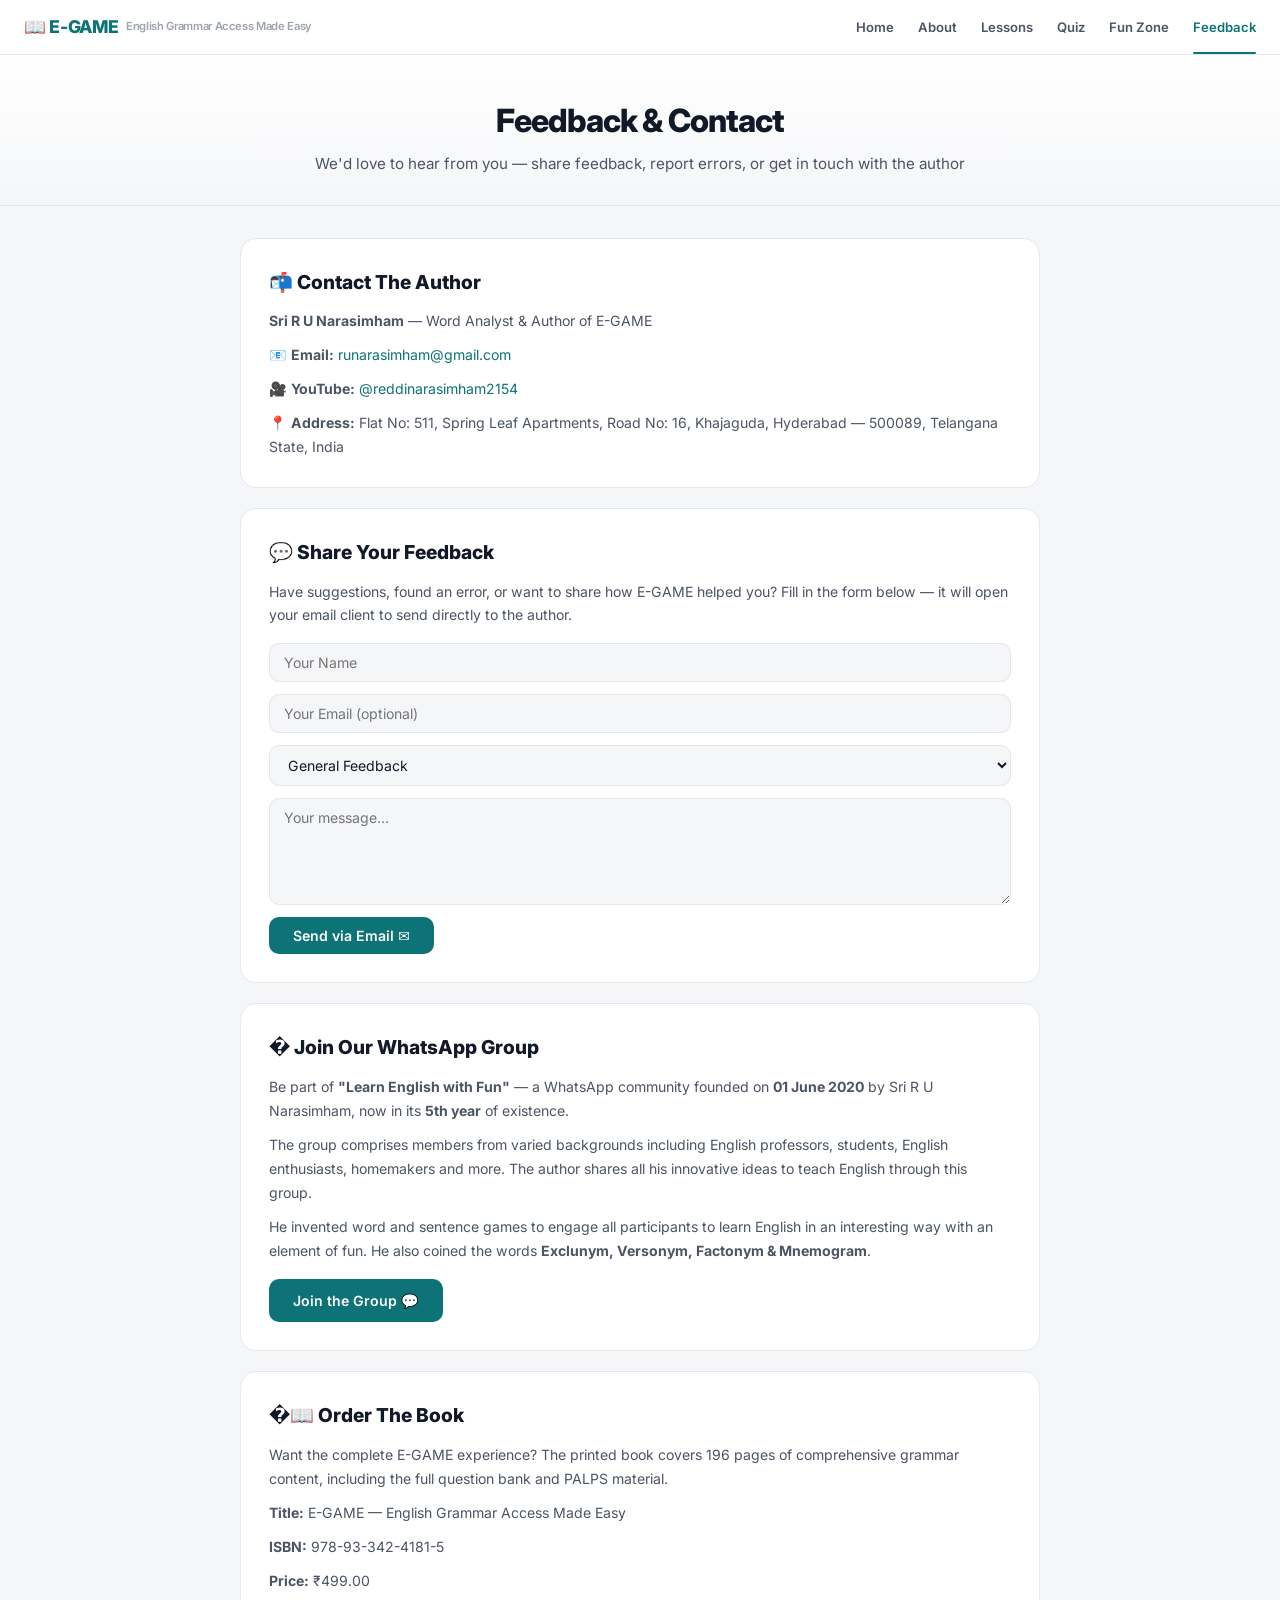
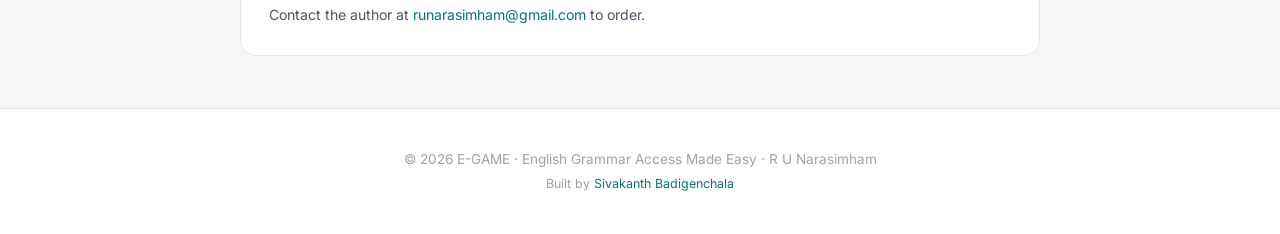
<file: feedback.html>
<!DOCTYPE html>
<html lang="en">
<head>
  <meta charset="UTF-8">
  <meta name="viewport" content="width=device-width, initial-scale=1.0">
  <title>Feedback — E-GAME</title>
  <link rel="preconnect" href="https://fonts.googleapis.com">
  <link href="https://fonts.googleapis.com/css2?family=Inter:wght@400;500;600;700;800&display=swap" rel="stylesheet">
  <link rel="stylesheet" href="styles.css">
</head>
<body>
  <nav class="site-nav">
    <div class="nav-inner">
      <a href="index.html" class="nav-brand">📖 E-GAME <span>English Grammar Access Made Easy</span></a>
      <div class="nav-links" id="navLinks">
        <a href="index.html">Home</a>
        <a href="about.html">About</a>
        <a href="lessons.html">Lessons</a>
        <a href="quiz.html">Quiz</a>
        <a href="fun-zone.html">Fun Zone</a>
        <a href="feedback.html" class="active">Feedback</a>
      </div>
      <button class="nav-toggle" id="navToggle" aria-label="Toggle navigation">
        <span></span><span></span><span></span>
      </button>
    </div>
  </nav>

  <section class="page-hero">
    <h1>Feedback & Contact</h1>
    <p class="page-sub">We'd love to hear from you — share feedback, report errors, or get in touch with the author</p>
  </section>

  <div class="container">
    <div class="about-section">

      <div class="about-card">
        <h2>📬 Contact The Author</h2>
        <p><strong>Sri R U Narasimham</strong> — Word Analyst &amp; Author of E-GAME</p>
        <p>📧 <strong>Email:</strong> <a href="mailto:runarasimham@gmail.com">runarasimham@gmail.com</a></p>
        <p>🎥 <strong>YouTube:</strong> <a href="https://www.youtube.com/@reddinarasimham2154" target="_blank" rel="noopener">@reddinarasimham2154</a></p>
        <p>📍 <strong>Address:</strong> Flat No: 511, Spring Leaf Apartments, Road No: 16, Khajaguda, Hyderabad — 500089, Telangana State, India</p>
      </div>

      <div class="about-card" id="feedback">
        <h2>💬 Share Your Feedback</h2>
        <p>Have suggestions, found an error, or want to share how E-GAME helped you? Fill in the form below — it will open your email client to send directly to the author.</p>
        <form id="feedbackForm" class="feedback-form">
          <input type="text" id="fbName" placeholder="Your Name" required>
          <input type="email" id="fbEmail" placeholder="Your Email (optional)">
          <select id="fbType">
            <option value="Feedback">General Feedback</option>
            <option value="Suggestion">Suggestion</option>
            <option value="Error Report">Error Report</option>
            <option value="Appreciation">Appreciation</option>
            <option value="Question">Question about Grammar</option>
          </select>
          <textarea id="fbMessage" placeholder="Your message..." rows="5" required></textarea>
          <button type="submit" class="btn btn-primary">Send via Email ✉️</button>
        </form>
      </div>

      <div class="about-card">
        <h2>� Join Our WhatsApp Group</h2>
        <p>Be part of <strong>"Learn English with Fun"</strong> — a WhatsApp community founded on <strong>01 June 2020</strong> by Sri R U Narasimham, now in its <strong>5th year</strong> of existence.</p>
        <p>The group comprises members from varied backgrounds including English professors, students, English enthusiasts, homemakers and more. The author shares all his innovative ideas to teach English through this group.</p>
        <p>He invented word and sentence games to engage all participants to learn English in an interesting way with an element of fun. He also coined the words <strong>Exclunym, Versonym, Factonym &amp; Mnemogram</strong>.</p>
        <p style="margin-top:1rem;">
          <a href="https://chat.whatsapp.com/" target="_blank" rel="noopener" class="btn btn-primary" style="display:inline-block;text-decoration:none;">Join the Group 💬</a>
        </p>
      </div>

      <div class="about-card">
        <h2>�📖 Order The Book</h2>
        <p>Want the complete E-GAME experience? The printed book covers 196 pages of comprehensive grammar content, including the full question bank and PALPS material.</p>
        <p><strong>Title:</strong> E-GAME — English Grammar Access Made Easy</p>
        <p><strong>ISBN:</strong> 978-93-342-4181-5</p>
        <p><strong>Price:</strong> ₹499.00</p>
        <p>Contact the author at <a href="mailto:runarasimham@gmail.com">runarasimham@gmail.com</a> to order.</p>
      </div>

    </div>
  </div>

  <footer class="site-footer">
    <p>&copy; 2026 E-GAME &middot; English Grammar Access Made Easy &middot; R U Narasimham</p>
    <p class="footer-sub">Built by <a href="https://sivakanth.vercel.app/">Sivakanth Badigenchala</a></p>
  </footer>

  <script src="script.js"></script>
</body>
</html>
</file>
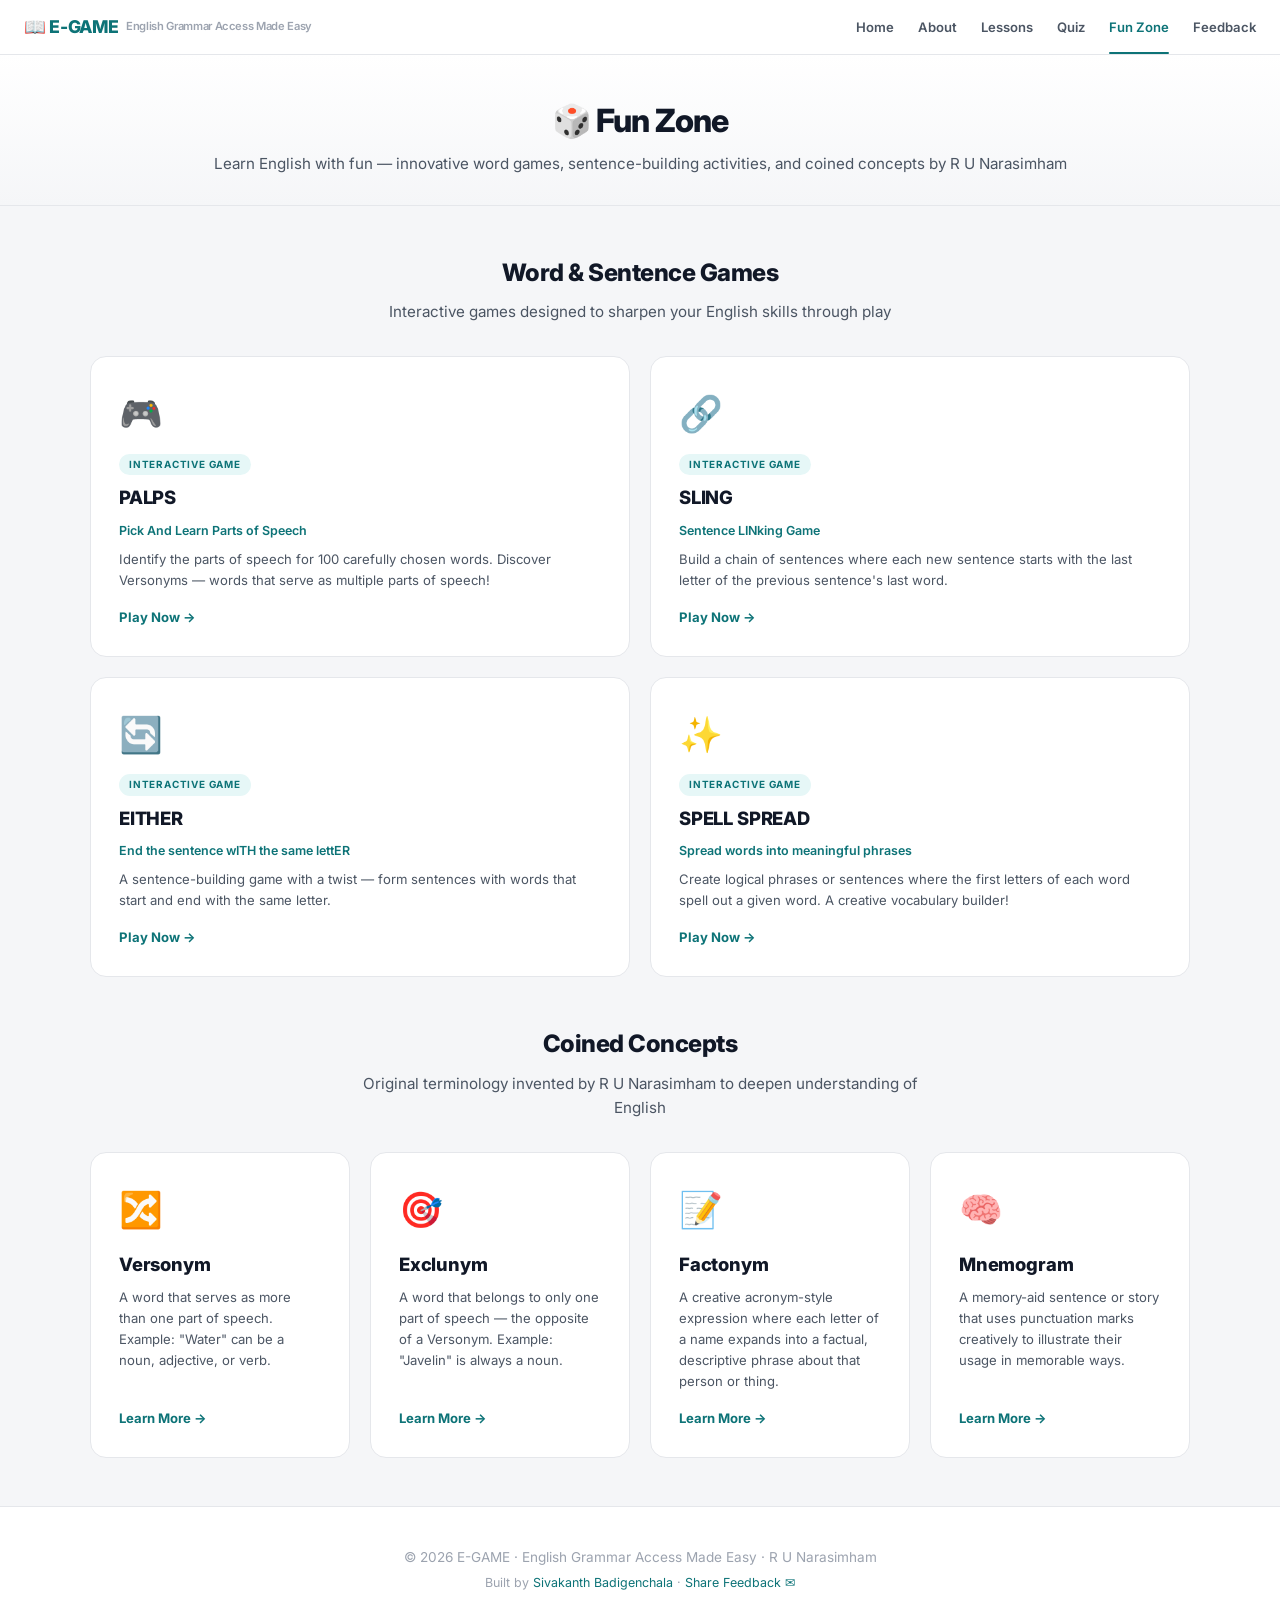
<file: fun-zone.html>
<!DOCTYPE html>
<html lang="en">
<head>
  <meta charset="UTF-8">
  <meta name="viewport" content="width=device-width, initial-scale=1.0">
  <title>Fun Zone — E-GAME</title>
  <link rel="preconnect" href="https://fonts.googleapis.com">
  <link href="https://fonts.googleapis.com/css2?family=Inter:wght@400;500;600;700;800&display=swap" rel="stylesheet">
  <link rel="stylesheet" href="styles.css">
</head>
<body>
  <nav class="site-nav">
    <div class="nav-inner">
      <a href="index.html" class="nav-brand">📖 E-GAME <span>English Grammar Access Made Easy</span></a>
      <div class="nav-links" id="navLinks">
        <a href="index.html">Home</a>
        <a href="about.html">About</a>
        <a href="lessons.html">Lessons</a>
        <a href="quiz.html">Quiz</a>
        <a href="fun-zone.html" class="active">Fun Zone</a>
        <a href="feedback.html">Feedback</a>
      </div>
      <button class="nav-toggle" id="navToggle" aria-label="Toggle navigation">
        <span></span><span></span><span></span>
      </button>
    </div>
  </nav>

  <section class="page-hero">
    <h1>🎲 Fun Zone</h1>
    <p class="page-sub">Learn English with fun — innovative word games, sentence-building activities, and coined concepts by R U Narasimham</p>
  </section>

  <div class="container">
    <section class="funzone-section">
      <h2 class="section-title">Word & Sentence Games</h2>
      <p class="section-sub">Interactive games designed to sharpen your English skills through play</p>
      <div class="funzone-grid">

        <a href="palps.html" class="funzone-card">
          <div class="fz-icon">🎮</div>
          <div class="fz-badge">Interactive Game</div>
          <h3>PALPS</h3>
          <p class="fz-full">Pick And Learn Parts of Speech</p>
          <p class="fz-desc">Identify the parts of speech for 100 carefully chosen words. Discover Versonyms — words that serve as multiple parts of speech!</p>
          <span class="fz-cta">Play Now →</span>
        </a>

        <a href="sling.html" class="funzone-card">
          <div class="fz-icon">🔗</div>
          <div class="fz-badge">Interactive Game</div>
          <h3>SLING</h3>
          <p class="fz-full">Sentence LINking Game</p>
          <p class="fz-desc">Build a chain of sentences where each new sentence starts with the last letter of the previous sentence's last word.</p>
          <span class="fz-cta">Play Now →</span>
        </a>

        <a href="either.html" class="funzone-card">
          <div class="fz-icon">🔄</div>
          <div class="fz-badge">Interactive Game</div>
          <h3>EITHER</h3>
          <p class="fz-full">End the sentence wITH the same lettER</p>
          <p class="fz-desc">A sentence-building game with a twist — form sentences with words that start and end with the same letter.</p>
          <span class="fz-cta">Play Now →</span>
        </a>

        <a href="spell-spread.html" class="funzone-card">
          <div class="fz-icon">✨</div>
          <div class="fz-badge">Interactive Game</div>
          <h3>SPELL SPREAD</h3>
          <p class="fz-full">Spread words into meaningful phrases</p>
          <p class="fz-desc">Create logical phrases or sentences where the first letters of each word spell out a given word. A creative vocabulary builder!</p>
          <span class="fz-cta">Play Now →</span>
        </a>

      </div>
    </section>

    <section class="funzone-section" style="padding-top:0">
      <h2 class="section-title">Coined Concepts</h2>
      <p class="section-sub">Original terminology invented by R U Narasimham to deepen understanding of English</p>
      <div class="funzone-grid coined-grid">

        <a href="coined-terms.html#versonym" class="funzone-card coined-card">
          <div class="fz-icon">🔀</div>
          <h3>Versonym</h3>
          <p class="fz-desc">A word that serves as more than one part of speech. Example: "Water" can be a noun, adjective, or verb.</p>
          <span class="fz-cta">Learn More →</span>
        </a>

        <a href="coined-terms.html#exclunym" class="funzone-card coined-card">
          <div class="fz-icon">🎯</div>
          <h3>Exclunym</h3>
          <p class="fz-desc">A word that belongs to only one part of speech — the opposite of a Versonym. Example: "Javelin" is always a noun.</p>
          <span class="fz-cta">Learn More →</span>
        </a>

        <a href="coined-terms.html#factonym" class="funzone-card coined-card">
          <div class="fz-icon">📝</div>
          <h3>Factonym</h3>
          <p class="fz-desc">A creative acronym-style expression where each letter of a name expands into a factual, descriptive phrase about that person or thing.</p>
          <span class="fz-cta">Learn More →</span>
        </a>

        <a href="coined-terms.html#mnemogram" class="funzone-card coined-card">
          <div class="fz-icon">🧠</div>
          <h3>Mnemogram</h3>
          <p class="fz-desc">A memory-aid sentence or story that uses punctuation marks creatively to illustrate their usage in memorable ways.</p>
          <span class="fz-cta">Learn More →</span>
        </a>

      </div>
    </section>
  </div>

  <footer class="site-footer">
    <p>&copy; 2026 E-GAME &middot; English Grammar Access Made Easy &middot; R U Narasimham</p>
    <p class="footer-sub">Built by <a href="https://sivakanth.vercel.app/">Sivakanth Badigenchala</a> &middot; <a href="feedback.html">Share Feedback ✉️</a></p>
  </footer>

  <script src="script.js"></script>
</body>
</html>
</file>
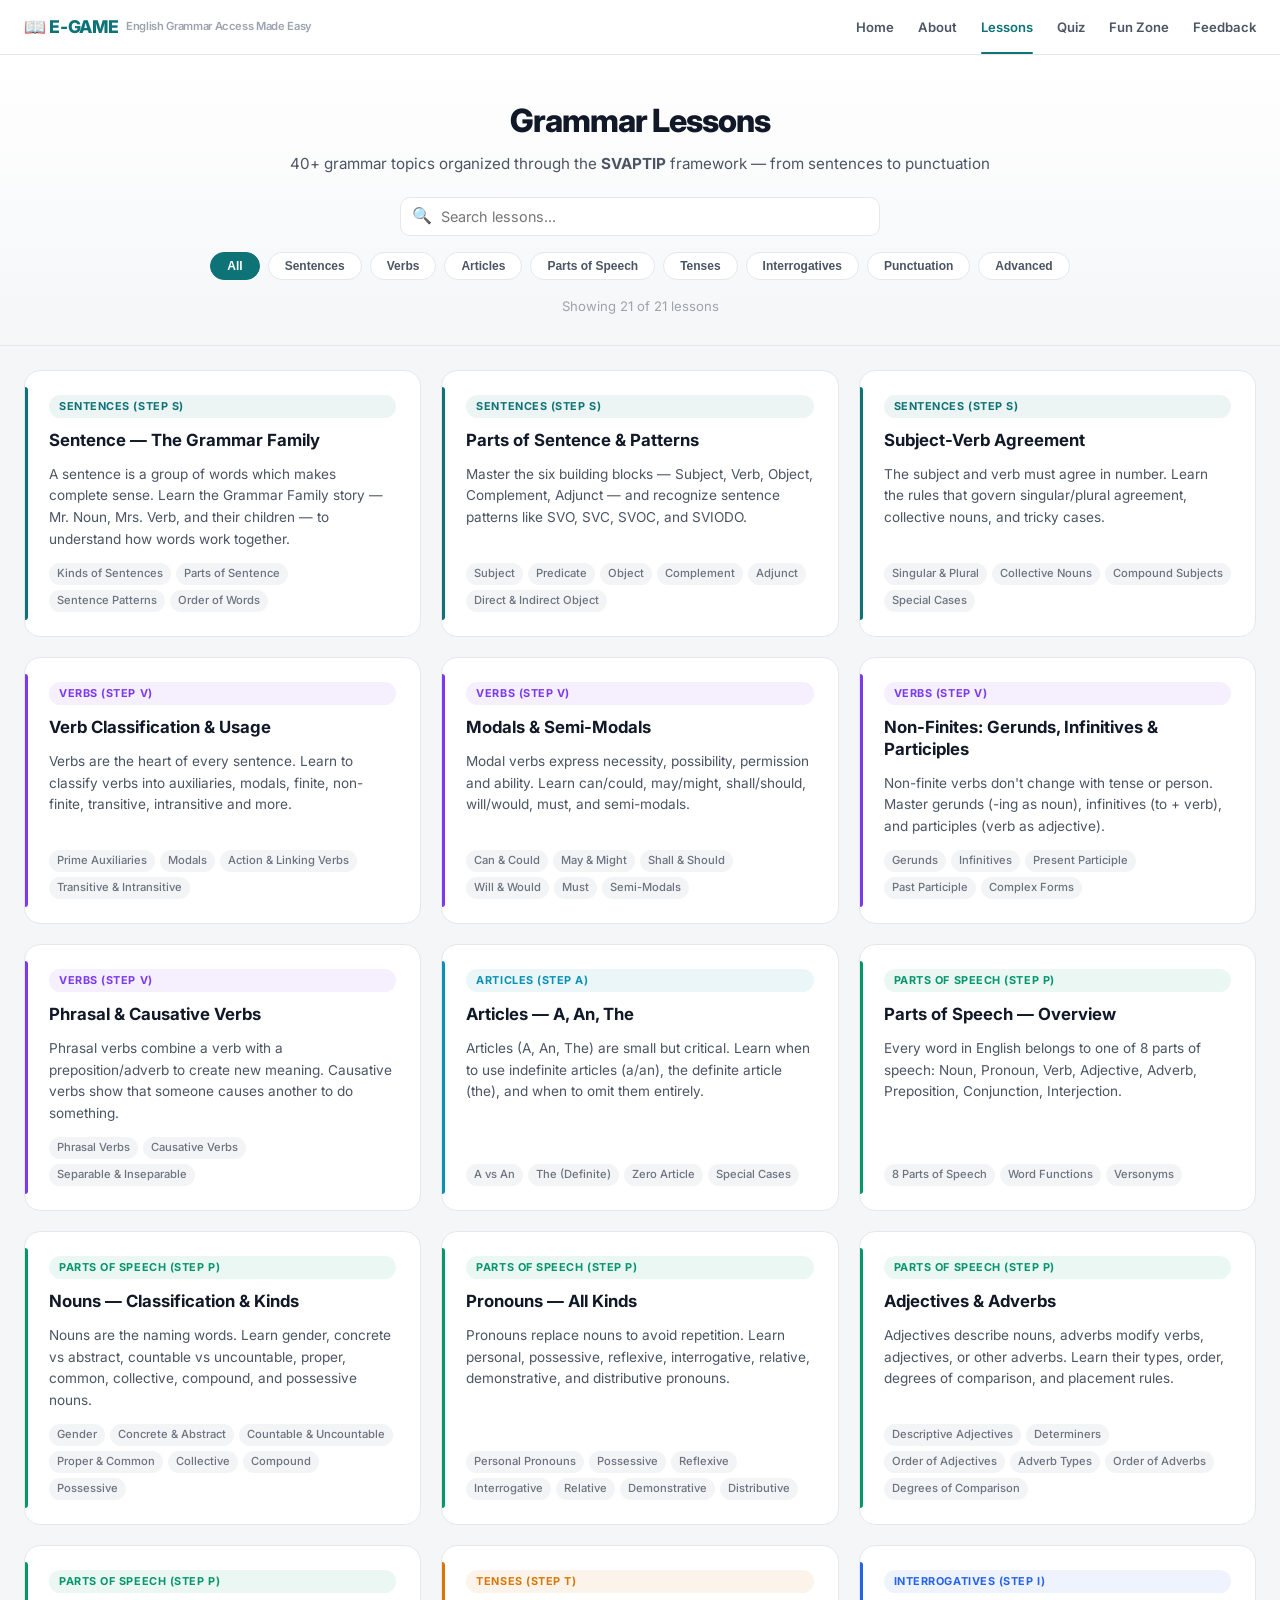
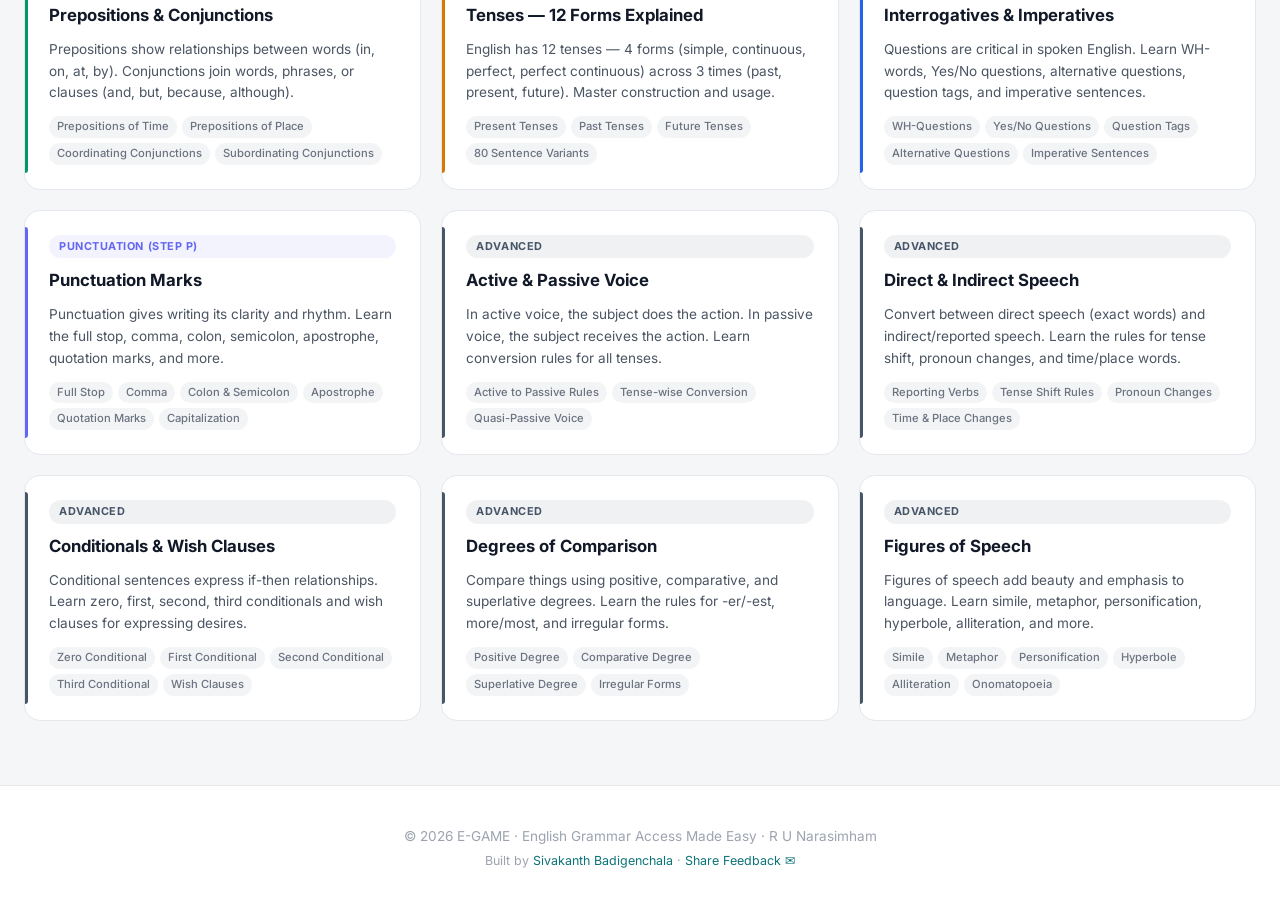
<file: lessons.html>
<!DOCTYPE html>
<html lang="en">
<head>
  <meta charset="UTF-8">
  <meta name="viewport" content="width=device-width, initial-scale=1.0">
  <title>Lessons — E-GAME</title>
  <link rel="preconnect" href="https://fonts.googleapis.com">
  <link href="https://fonts.googleapis.com/css2?family=Inter:wght@400;500;600;700;800&display=swap" rel="stylesheet">
  <link rel="stylesheet" href="styles.css">
</head>
<body>
  <nav class="site-nav">
    <div class="nav-inner">
      <a href="index.html" class="nav-brand">📖 E-GAME <span>English Grammar Access Made Easy</span></a>
      <div class="nav-links" id="navLinks">
        <a href="index.html">Home</a>
        <a href="about.html">About</a>
        <a href="lessons.html" class="active">Lessons</a>
        <a href="quiz.html">Quiz</a>
        <a href="fun-zone.html">Fun Zone</a>
        <a href="feedback.html">Feedback</a>
      </div>
      <button class="nav-toggle" id="navToggle" aria-label="Toggle navigation">
        <span></span><span></span><span></span>
      </button>
    </div>
  </nav>

  <section class="page-hero">
    <h1>Grammar Lessons</h1>
    <p class="page-sub">40+ grammar topics organized through the <strong>SVAPTIP</strong> framework — from sentences to punctuation</p>
    <div class="page-search">
      <span class="search-icon">🔍</span>
      <input type="text" id="lessonSearch" placeholder="Search lessons...">
    </div>
    <div class="page-filter-bar" id="lessonFilters"></div>
    <div class="page-count" id="lessonCount"></div>
  </section>

  <div class="container">
    <div class="lesson-grid" id="lessonGrid"></div>
  </div>

  <!-- Lesson Detail Modal -->
  <div class="modal-overlay" id="lessonModal">
    <div class="modal-content" id="modalContent">
      <button class="modal-close" id="modalClose">&times;</button>
      <div id="modalBody"></div>
    </div>
  </div>

  <footer class="site-footer">
    <p>&copy; 2026 E-GAME &middot; English Grammar Access Made Easy &middot; R U Narasimham</p>
    <p class="footer-sub">Built by <a href="https://sivakanth.vercel.app/">Sivakanth Badigenchala</a> &middot; <a href="feedback.html">Share Feedback ✉️</a></p>
  </footer>

  <script src="script.js"></script>
  <script>
    initLessonsPage();
  </script>
</body>
</html>
</file>
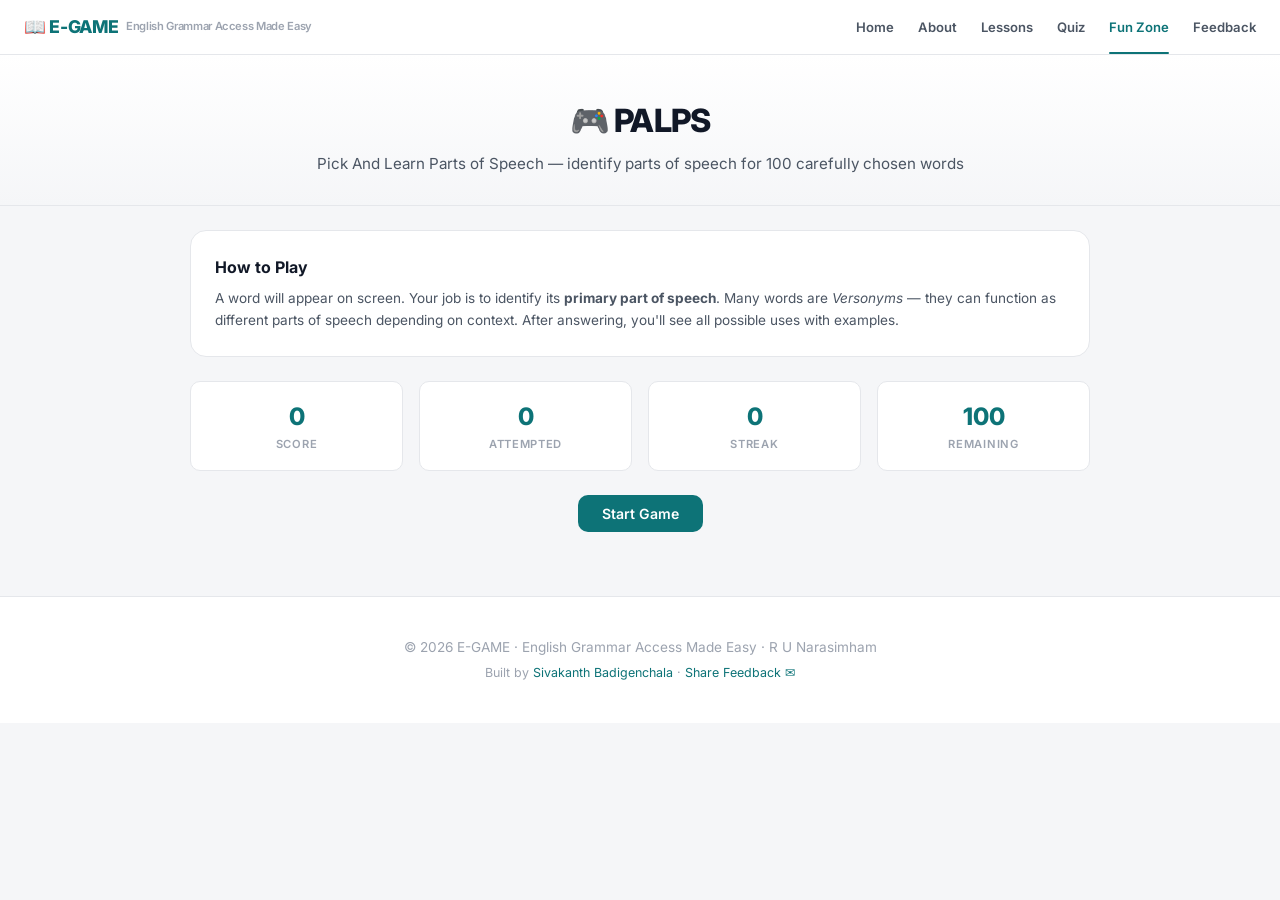
<file: palps.html>
<!DOCTYPE html>
<html lang="en">
<head>
  <meta charset="UTF-8">
  <meta name="viewport" content="width=device-width, initial-scale=1.0">
  <title>PALPS — E-GAME</title>
  <link rel="preconnect" href="https://fonts.googleapis.com">
  <link href="https://fonts.googleapis.com/css2?family=Inter:wght@400;500;600;700;800&display=swap" rel="stylesheet">
  <link rel="stylesheet" href="styles.css">
</head>
<body>
  <nav class="site-nav">
    <div class="nav-inner">
      <a href="index.html" class="nav-brand">📖 E-GAME <span>English Grammar Access Made Easy</span></a>
      <div class="nav-links" id="navLinks">
        <a href="index.html">Home</a>
        <a href="about.html">About</a>
        <a href="lessons.html">Lessons</a>
        <a href="quiz.html">Quiz</a>
        <a href="fun-zone.html" class="active">Fun Zone</a>
        <a href="feedback.html">Feedback</a>
      </div>
      <button class="nav-toggle" id="navToggle" aria-label="Toggle navigation">
        <span></span><span></span><span></span>
      </button>
    </div>
  </nav>

  <section class="page-hero">
    <h1>🎮 PALPS</h1>
    <p class="page-sub">Pick And Learn Parts of Speech — identify parts of speech for 100 carefully chosen words</p>
  </section>

  <div class="container">
    <div class="palps-container" id="palpsContainer">
      <div class="palps-instructions">
        <h3>How to Play</h3>
        <p>A word will appear on screen. Your job is to identify its <strong>primary part of speech</strong>. Many words are <em>Versonyms</em> — they can function as different parts of speech depending on context. After answering, you'll see all possible uses with examples.</p>
      </div>
      <div class="palps-stats" id="palpsStats">
        <div class="palps-stat"><div class="stat-val" id="palpsScore">0</div><div class="stat-lbl">Score</div></div>
        <div class="palps-stat"><div class="stat-val" id="palpsTotal">0</div><div class="stat-lbl">Attempted</div></div>
        <div class="palps-stat"><div class="stat-val" id="palpsStreak">0</div><div class="stat-lbl">Streak</div></div>
        <div class="palps-stat"><div class="stat-val" id="palpsRemaining">100</div><div class="stat-lbl">Remaining</div></div>
      </div>
      <div id="palpsGame"></div>
      <div class="quiz-btn-row" style="margin-top:16px">
        <button class="btn btn-primary" id="palpsStart">Start Game</button>
        <button class="btn btn-outline" id="palpsReset" style="display:none">Reset</button>
      </div>
    </div>
  </div>

  <footer class="site-footer">
    <p>&copy; 2026 E-GAME &middot; English Grammar Access Made Easy &middot; R U Narasimham</p>
    <p class="footer-sub">Built by <a href="https://sivakanth.vercel.app/">Sivakanth Badigenchala</a> &middot; <a href="feedback.html">Share Feedback ✉️</a></p>
  </footer>

  <script src="script.js"></script>
  <script>
    initPalpsPage();
  </script>
</body>
</html>
</file>
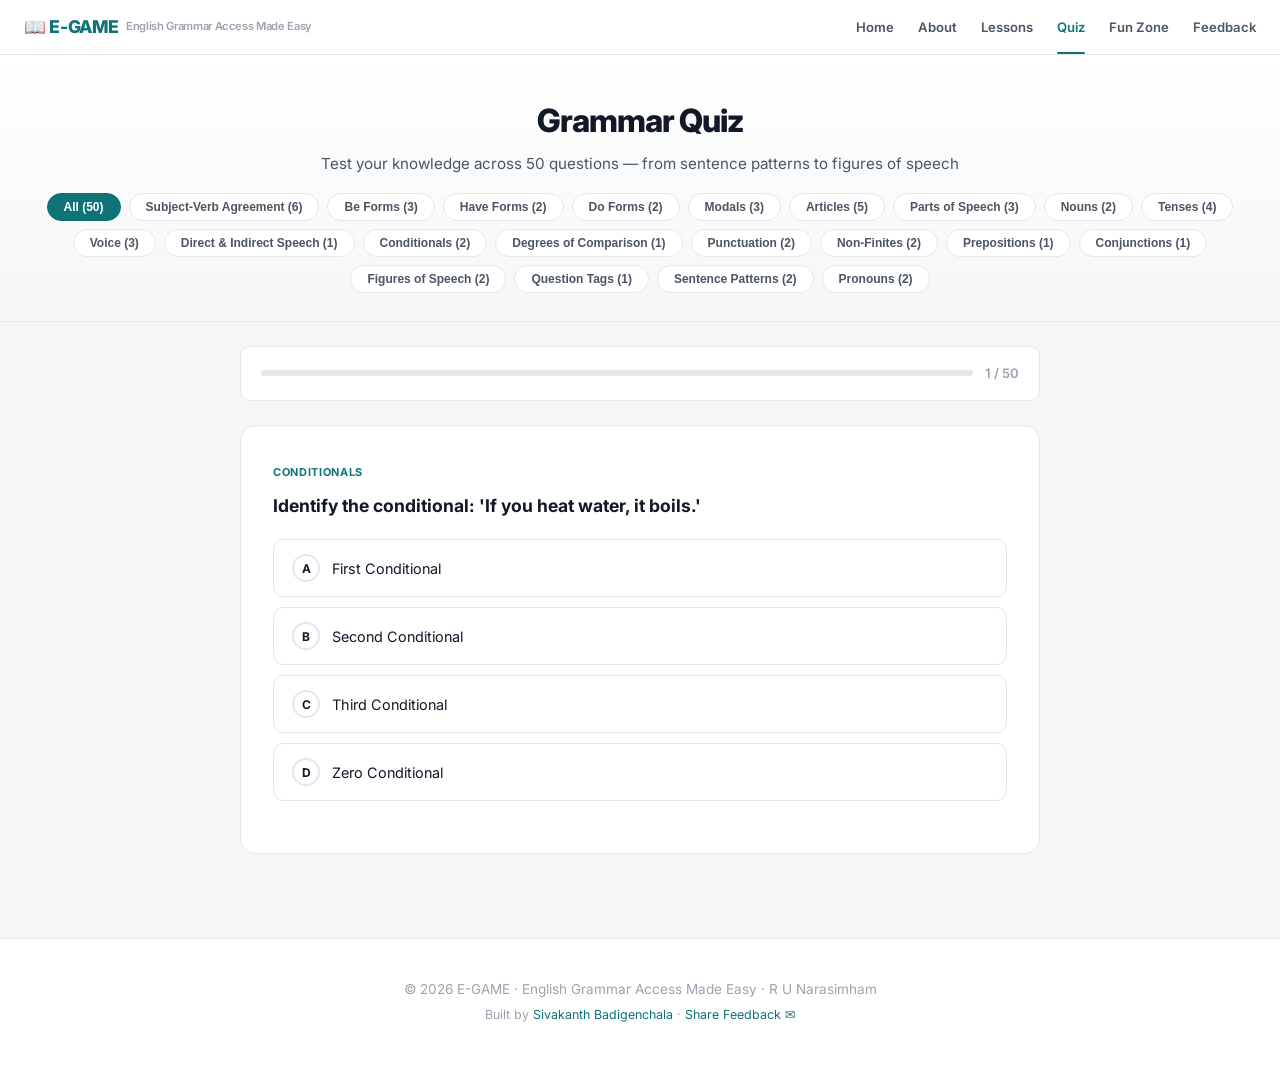
<file: quiz.html>
<!DOCTYPE html>
<html lang="en">
<head>
  <meta charset="UTF-8">
  <meta name="viewport" content="width=device-width, initial-scale=1.0">
  <title>Quiz — E-GAME</title>
  <link rel="preconnect" href="https://fonts.googleapis.com">
  <link href="https://fonts.googleapis.com/css2?family=Inter:wght@400;500;600;700;800&display=swap" rel="stylesheet">
  <link rel="stylesheet" href="styles.css">
</head>
<body>
  <nav class="site-nav">
    <div class="nav-inner">
      <a href="index.html" class="nav-brand">📖 E-GAME <span>English Grammar Access Made Easy</span></a>
      <div class="nav-links" id="navLinks">
        <a href="index.html">Home</a>
        <a href="about.html">About</a>
        <a href="lessons.html">Lessons</a>
        <a href="quiz.html" class="active">Quiz</a>
        <a href="fun-zone.html">Fun Zone</a>
        <a href="feedback.html">Feedback</a>
      </div>
      <button class="nav-toggle" id="navToggle" aria-label="Toggle navigation">
        <span></span><span></span><span></span>
      </button>
    </div>
  </nav>

  <section class="page-hero">
    <h1>Grammar Quiz</h1>
    <p class="page-sub">Test your knowledge across 50 questions — from sentence patterns to figures of speech</p>
    <div class="page-filter-bar" id="quizFilters"></div>
  </section>

  <div class="container">
    <div class="quiz-container" id="quizContainer"></div>
  </div>

  <footer class="site-footer">
    <p>&copy; 2026 E-GAME &middot; English Grammar Access Made Easy &middot; R U Narasimham</p>
    <p class="footer-sub">Built by <a href="https://sivakanth.vercel.app/">Sivakanth Badigenchala</a> &middot; <a href="feedback.html">Share Feedback ✉️</a></p>
  </footer>

  <script src="script.js"></script>
  <script>
    initQuizPage();
  </script>
</body>
</html>
</file>
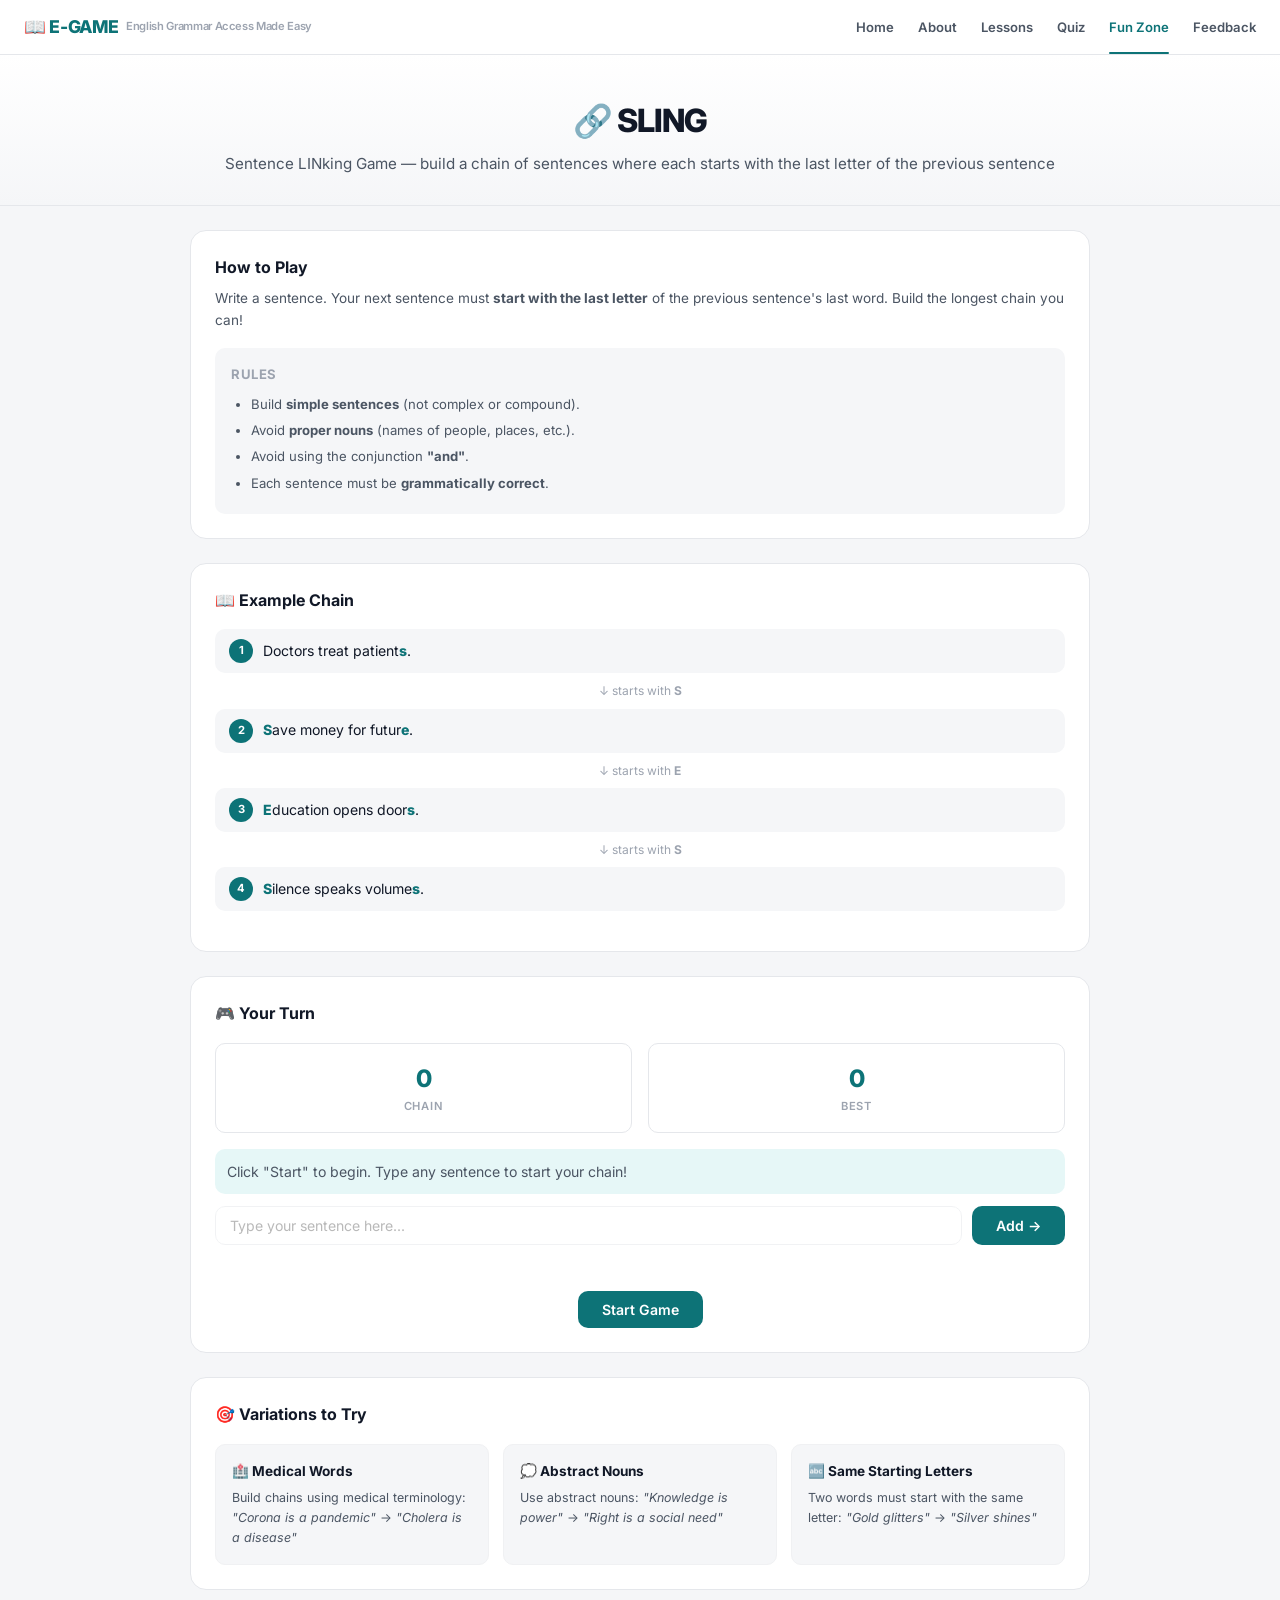
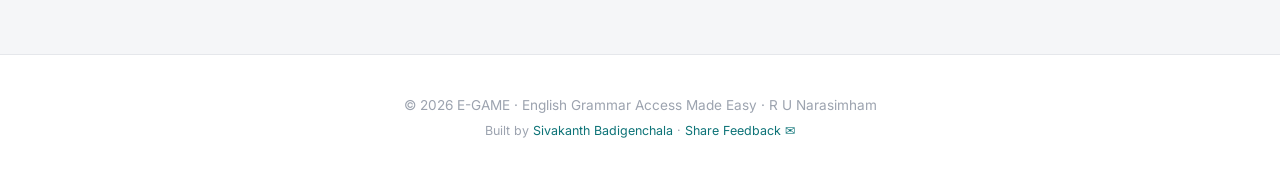
<file: sling.html>
<!DOCTYPE html>
<html lang="en">
<head>
  <meta charset="UTF-8">
  <meta name="viewport" content="width=device-width, initial-scale=1.0">
  <title>SLING — E-GAME</title>
  <link rel="preconnect" href="https://fonts.googleapis.com">
  <link href="https://fonts.googleapis.com/css2?family=Inter:wght@400;500;600;700;800&display=swap" rel="stylesheet">
  <link rel="stylesheet" href="styles.css">
</head>
<body>
  <nav class="site-nav">
    <div class="nav-inner">
      <a href="index.html" class="nav-brand">📖 E-GAME <span>English Grammar Access Made Easy</span></a>
      <div class="nav-links" id="navLinks">
        <a href="index.html">Home</a>
        <a href="about.html">About</a>
        <a href="lessons.html">Lessons</a>
        <a href="quiz.html">Quiz</a>
        <a href="fun-zone.html" class="active">Fun Zone</a>
        <a href="feedback.html">Feedback</a>
      </div>
      <button class="nav-toggle" id="navToggle" aria-label="Toggle navigation">
        <span></span><span></span><span></span>
      </button>
    </div>
  </nav>

  <section class="page-hero">
    <h1>🔗 SLING</h1>
    <p class="page-sub">Sentence LINking Game — build a chain of sentences where each starts with the last letter of the previous sentence</p>
  </section>

  <div class="container">
    <div class="game-container" id="slingContainer">
      <div class="game-instructions">
        <h3>How to Play</h3>
        <p>Write a sentence. Your next sentence must <strong>start with the last letter</strong> of the previous sentence's last word. Build the longest chain you can!</p>
        <div class="game-rules">
          <h4>Rules</h4>
          <ul>
            <li>Build <strong>simple sentences</strong> (not complex or compound).</li>
            <li>Avoid <strong>proper nouns</strong> (names of people, places, etc.).</li>
            <li>Avoid using the conjunction <strong>"and"</strong>.</li>
            <li>Each sentence must be <strong>grammatically correct</strong>.</li>
          </ul>
        </div>
      </div>

      <div class="game-example">
        <h3>📖 Example Chain</h3>
        <div class="chain-display">
          <div class="chain-item"><span class="chain-num">1</span> <span class="chain-text">Doctors treat patient<strong class="chain-link">s</strong>.</span></div>
          <div class="chain-arrow">↓ starts with <strong>S</strong></div>
          <div class="chain-item"><span class="chain-num">2</span> <span class="chain-text"><strong class="chain-link">S</strong>ave money for futur<strong class="chain-link">e</strong>.</span></div>
          <div class="chain-arrow">↓ starts with <strong>E</strong></div>
          <div class="chain-item"><span class="chain-num">3</span> <span class="chain-text"><strong class="chain-link">E</strong>ducation opens door<strong class="chain-link">s</strong>.</span></div>
          <div class="chain-arrow">↓ starts with <strong>S</strong></div>
          <div class="chain-item"><span class="chain-num">4</span> <span class="chain-text"><strong class="chain-link">S</strong>ilence speaks volume<strong class="chain-link">s</strong>.</span></div>
        </div>
      </div>

      <div class="game-play-area">
        <h3>🎮 Your Turn</h3>
        <div class="sling-stats">
          <div class="palps-stat"><div class="stat-val" id="slingChain">0</div><div class="stat-lbl">Chain</div></div>
          <div class="palps-stat"><div class="stat-val" id="slingBest">0</div><div class="stat-lbl">Best</div></div>
        </div>
        <div id="slingChainDisplay" class="chain-display user-chain"></div>
        <div class="sling-input-area">
          <div class="sling-prompt" id="slingPrompt">Click "Start" to begin. Type any sentence to start your chain!</div>
          <div class="sling-input-row">
            <input type="text" id="slingInput" placeholder="Type your sentence here..." disabled>
            <button class="btn btn-primary" id="slingSubmit" disabled>Add →</button>
          </div>
          <div class="sling-feedback" id="slingFeedback"></div>
        </div>
        <div class="quiz-btn-row" style="margin-top:16px">
          <button class="btn btn-primary" id="slingStart">Start Game</button>
          <button class="btn btn-outline" id="slingReset" style="display:none">Reset</button>
        </div>
      </div>

      <div class="game-variations">
        <h3>🎯 Variations to Try</h3>
        <div class="variation-cards">
          <div class="variation-card">
            <h4>🏥 Medical Words</h4>
            <p>Build chains using medical terminology: <em>"Corona is a pandemic"</em> → <em>"Cholera is a disease"</em></p>
          </div>
          <div class="variation-card">
            <h4>💭 Abstract Nouns</h4>
            <p>Use abstract nouns: <em>"Knowledge is power"</em> → <em>"Right is a social need"</em></p>
          </div>
          <div class="variation-card">
            <h4>🔤 Same Starting Letters</h4>
            <p>Two words must start with the same letter: <em>"Gold glitters"</em> → <em>"Silver shines"</em></p>
          </div>
        </div>
      </div>
    </div>
  </div>

  <footer class="site-footer">
    <p>&copy; 2026 E-GAME &middot; English Grammar Access Made Easy &middot; R U Narasimham</p>
    <p class="footer-sub">Built by <a href="https://sivakanth.vercel.app/">Sivakanth Badigenchala</a> &middot; <a href="feedback.html">Share Feedback ✉️</a></p>
  </footer>

  <script src="script.js"></script>
  <script>initSlingPage();</script>
</body>
</html>
</file>
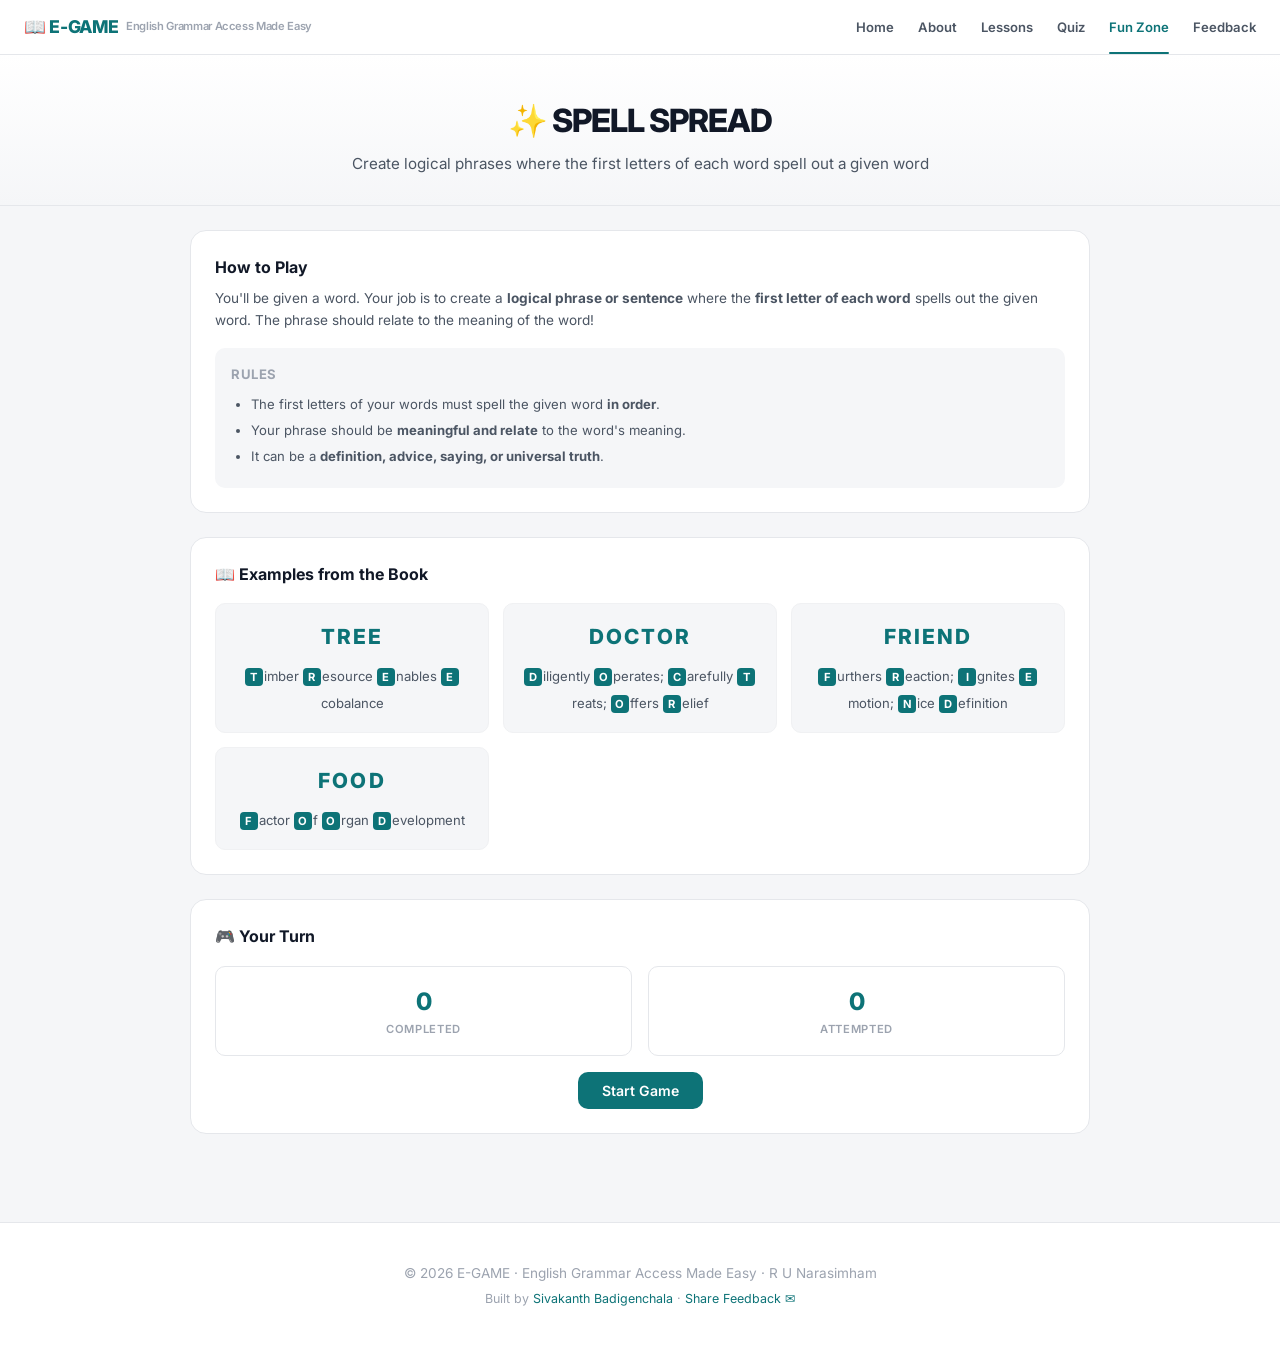
<file: spell-spread.html>
<!DOCTYPE html>
<html lang="en">
<head>
  <meta charset="UTF-8">
  <meta name="viewport" content="width=device-width, initial-scale=1.0">
  <title>SPELL SPREAD — E-GAME</title>
  <link rel="preconnect" href="https://fonts.googleapis.com">
  <link href="https://fonts.googleapis.com/css2?family=Inter:wght@400;500;600;700;800&display=swap" rel="stylesheet">
  <link rel="stylesheet" href="styles.css">
</head>
<body>
  <nav class="site-nav">
    <div class="nav-inner">
      <a href="index.html" class="nav-brand">📖 E-GAME <span>English Grammar Access Made Easy</span></a>
      <div class="nav-links" id="navLinks">
        <a href="index.html">Home</a>
        <a href="about.html">About</a>
        <a href="lessons.html">Lessons</a>
        <a href="quiz.html">Quiz</a>
        <a href="fun-zone.html" class="active">Fun Zone</a>
        <a href="feedback.html">Feedback</a>
      </div>
      <button class="nav-toggle" id="navToggle" aria-label="Toggle navigation">
        <span></span><span></span><span></span>
      </button>
    </div>
  </nav>

  <section class="page-hero">
    <h1>✨ SPELL SPREAD</h1>
    <p class="page-sub">Create logical phrases where the first letters of each word spell out a given word</p>
  </section>

  <div class="container">
    <div class="game-container" id="spellContainer">
      <div class="game-instructions">
        <h3>How to Play</h3>
        <p>You'll be given a word. Your job is to create a <strong>logical phrase or sentence</strong> where the <strong>first letter of each word</strong> spells out the given word. The phrase should relate to the meaning of the word!</p>
        <div class="game-rules">
          <h4>Rules</h4>
          <ul>
            <li>The first letters of your words must spell the given word <strong>in order</strong>.</li>
            <li>Your phrase should be <strong>meaningful and relate</strong> to the word's meaning.</li>
            <li>It can be a <strong>definition, advice, saying, or universal truth</strong>.</li>
          </ul>
        </div>
      </div>

      <div class="game-example">
        <h3>📖 Examples from the Book</h3>
        <div class="spell-examples">
          <div class="spell-example-card">
            <div class="spell-word">TREE</div>
            <div class="spell-expansion">
              <span class="spell-letter">T</span>imber
              <span class="spell-letter">R</span>esource
              <span class="spell-letter">E</span>nables
              <span class="spell-letter">E</span>cobalance
            </div>
          </div>
          <div class="spell-example-card">
            <div class="spell-word">DOCTOR</div>
            <div class="spell-expansion">
              <span class="spell-letter">D</span>iligently
              <span class="spell-letter">O</span>perates;
              <span class="spell-letter">C</span>arefully
              <span class="spell-letter">T</span>reats;
              <span class="spell-letter">O</span>ffers
              <span class="spell-letter">R</span>elief
            </div>
          </div>
          <div class="spell-example-card">
            <div class="spell-word">FRIEND</div>
            <div class="spell-expansion">
              <span class="spell-letter">F</span>urthers
              <span class="spell-letter">R</span>eaction;
              <span class="spell-letter">I</span>gnites
              <span class="spell-letter">E</span>motion;
              <span class="spell-letter">N</span>ice
              <span class="spell-letter">D</span>efinition
            </div>
          </div>
          <div class="spell-example-card">
            <div class="spell-word">FOOD</div>
            <div class="spell-expansion">
              <span class="spell-letter">F</span>actor
              <span class="spell-letter">O</span>f
              <span class="spell-letter">O</span>rgan
              <span class="spell-letter">D</span>evelopment
            </div>
          </div>
        </div>
      </div>

      <div class="game-play-area">
        <h3>🎮 Your Turn</h3>
        <div class="sling-stats">
          <div class="palps-stat"><div class="stat-val" id="spellScore">0</div><div class="stat-lbl">Completed</div></div>
          <div class="palps-stat"><div class="stat-val" id="spellTotal">0</div><div class="stat-lbl">Attempted</div></div>
        </div>
        <div id="spellGameArea"></div>
        <div class="quiz-btn-row" style="margin-top:16px">
          <button class="btn btn-primary" id="spellStart">Start Game</button>
          <button class="btn btn-outline" id="spellSkip" style="display:none">Skip →</button>
          <button class="btn btn-outline" id="spellReset" style="display:none">Reset</button>
        </div>
      </div>
    </div>
  </div>

  <footer class="site-footer">
    <p>&copy; 2026 E-GAME &middot; English Grammar Access Made Easy &middot; R U Narasimham</p>
    <p class="footer-sub">Built by <a href="https://sivakanth.vercel.app/">Sivakanth Badigenchala</a> &middot; <a href="feedback.html">Share Feedback ✉️</a></p>
  </footer>

  <script src="script.js"></script>
  <script>initSpellSpreadPage();</script>
</body>
</html>
</file>
<file: styles.css>
/* ============================================================
   E-GAME — English Grammar Access Made Easy
   Clean, modern design inspired by AiRISE / AI Compass
   ============================================================ */

*,*::before,*::after{margin:0;padding:0;box-sizing:border-box}

:root{
  --color-bg:#f5f6f8;
  --color-surface:#ffffff;
  --color-text:#111827;
  --color-text-secondary:#4b5563;
  --color-text-muted:#9ca3af;
  --color-border:#e5e7eb;
  --color-border-light:#f0f1f3;
  --color-accent:#0d7377;
  --color-accent-hover:#095c5f;
  --color-accent-light:#e6f7f7;
  --color-accent-subtle:#f0fafa;
  --color-gold:#f59e0b;
  --color-gold-light:#fffbeb;
  --font-sans:"Inter","Segoe UI",system-ui,-apple-system,sans-serif;
  --radius:10px;
  --radius-lg:16px;
  --shadow-xs:0 1px 2px rgba(0,0,0,.04);
  --shadow-sm:0 1px 3px rgba(0,0,0,.06),0 1px 2px rgba(0,0,0,.04);
  --shadow-md:0 4px 16px rgba(0,0,0,.08);
  --shadow-lg:0 8px 30px rgba(0,0,0,.1);
  --transition:.2s ease;
}

html{scroll-behavior:smooth}
body{font-family:var(--font-sans);background:var(--color-bg);color:var(--color-text);line-height:1.6;-webkit-font-smoothing:antialiased}
a{color:var(--color-accent);text-decoration:none}
a:hover{color:var(--color-accent-hover)}

.container{width:100%;max-width:1280px;margin:0 auto;padding:0 24px}

/* ---- Nav ---- */
.site-nav{position:sticky;top:0;z-index:200;background:rgba(255,255,255,.95);backdrop-filter:blur(12px);-webkit-backdrop-filter:blur(12px);border-bottom:1px solid var(--color-border);padding:0 24px}
.nav-inner{display:flex;align-items:center;justify-content:space-between;height:54px}
.nav-brand{font-weight:800;font-size:1.1rem;color:var(--color-accent);text-decoration:none;letter-spacing:-.02em;display:flex;align-items:center;gap:8px}
.nav-brand span{font-size:.7rem;font-weight:600;color:var(--color-text-muted);display:none}
@media(min-width:600px){.nav-brand span{display:inline}}
.nav-links{display:flex;gap:24px}
.nav-links a{font-size:.82rem;font-weight:600;color:var(--color-text-secondary);text-decoration:none;transition:color var(--transition);position:relative}
.nav-links a:hover{color:var(--color-accent)}
.nav-links a.active{color:var(--color-accent)}
.nav-links a.active::after{content:"";position:absolute;bottom:-16px;left:0;right:0;height:2px;background:var(--color-accent);border-radius:2px}
.nav-toggle{display:none;background:none;border:none;cursor:pointer;padding:4px;flex-direction:column;gap:4px}
.nav-toggle span{display:block;width:20px;height:2px;background:var(--color-text);border-radius:2px;transition:all var(--transition)}

/* ---- Hero ---- */
.hero{text-align:center;padding:48px 24px 40px;background:linear-gradient(180deg,var(--color-surface) 0%,var(--color-bg) 100%);border-bottom:1px solid var(--color-border)}
.hero-badge{display:inline-block;font-size:.72rem;font-weight:700;text-transform:uppercase;letter-spacing:.1em;color:var(--color-accent);background:var(--color-accent-light);padding:6px 18px;border-radius:20px;margin-bottom:20px}
.hero h1{font-size:2.75rem;font-weight:800;letter-spacing:-.03em;line-height:1.15;margin-bottom:6px}
.hero h1 em{font-style:normal;color:var(--color-accent)}
.hero-caption{font-size:1.1rem;font-weight:600;color:var(--color-accent);margin-bottom:14px}
.hero .subtitle{font-size:1rem;color:var(--color-text-secondary);max-width:600px;margin:0 auto 28px;line-height:1.6}

/* Hero stats */
.hero-stats{display:flex;justify-content:center;gap:40px;flex-wrap:wrap;margin-bottom:28px}
.hero-stat{text-align:center}
.hero-stat-value{font-size:1.6rem;font-weight:800;color:var(--color-accent)}
.hero-stat-label{font-size:.72rem;font-weight:600;text-transform:uppercase;letter-spacing:.06em;color:var(--color-text-muted)}

/* SVAPTIP steps */
.svaptip-section{padding:48px 24px;background:var(--color-surface);border-bottom:1px solid var(--color-border)}
.section-title{font-size:1.5rem;font-weight:800;text-align:center;margin-bottom:8px;letter-spacing:-.02em}
.section-sub{text-align:center;font-size:.95rem;color:var(--color-text-secondary);max-width:600px;margin:0 auto 32px}
.svaptip-grid{display:grid;grid-template-columns:repeat(auto-fill,minmax(160px,1fr));gap:16px;max-width:900px;margin:0 auto}
.svaptip-card{background:var(--color-bg);border:1px solid var(--color-border);border-radius:var(--radius);padding:20px 16px;text-align:center;transition:all var(--transition);cursor:pointer;text-decoration:none;color:inherit}
.svaptip-card:hover{border-color:var(--color-accent);box-shadow:var(--shadow-md);transform:translateY(-2px)}
.svaptip-card .step-num{font-size:.65rem;font-weight:700;text-transform:uppercase;letter-spacing:.1em;color:var(--color-text-muted);margin-bottom:8px}
.svaptip-card .step-icon{font-size:2rem;margin-bottom:8px}
.svaptip-card .step-label{font-size:.88rem;font-weight:700;color:var(--color-text);margin-bottom:4px}
.svaptip-card .step-desc{font-size:.75rem;color:var(--color-text-secondary);line-height:1.5}

/* Features */
.features-section{padding:48px 24px}
.features-grid{display:grid;grid-template-columns:repeat(auto-fill,minmax(280px,1fr));gap:20px;max-width:1000px;margin:0 auto}
.feature-card{background:var(--color-surface);border:1px solid var(--color-border);border-radius:var(--radius-lg);padding:24px;transition:all var(--transition)}
.feature-card:hover{box-shadow:var(--shadow-md);border-color:var(--color-accent)}
.feature-card .feat-icon{font-size:1.8rem;margin-bottom:12px}
.feature-card h3{font-size:.95rem;font-weight:700;margin-bottom:6px}
.feature-card p{font-size:.82rem;color:var(--color-text-secondary);line-height:1.6}

/* ---- Page Hero (shared) ---- */
.page-hero{text-align:center;padding:40px 24px 28px;background:linear-gradient(180deg,var(--color-surface) 0%,var(--color-bg) 100%);border-bottom:1px solid var(--color-border)}
.page-hero h1{font-size:2rem;font-weight:800;letter-spacing:-.03em;margin-bottom:6px}
.page-hero .page-sub{font-size:.95rem;color:var(--color-text-secondary)}
.page-search{position:relative;max-width:480px;margin:20px auto 0}
.page-search input{width:100%;padding:10px 16px 10px 40px;font-size:.9rem;font-family:var(--font-sans);border:1px solid var(--color-border);border-radius:var(--radius);background:var(--color-surface);color:var(--color-text);transition:border-color var(--transition),box-shadow var(--transition)}
.page-search input:focus{outline:none;border-color:var(--color-accent);box-shadow:0 0 0 3px var(--color-accent-light)}
.page-search .search-icon{position:absolute;left:12px;top:50%;transform:translateY(-50%);color:var(--color-text-muted);pointer-events:none}

/* Filter chips */
.page-filter-bar{display:flex;justify-content:center;flex-wrap:wrap;gap:8px;margin-top:16px}
.filter-chip{font-size:.75rem;font-weight:600;padding:6px 16px;border-radius:20px;border:1px solid var(--color-border);background:var(--color-surface);color:var(--color-text-secondary);cursor:pointer;transition:all var(--transition)}
.filter-chip:hover{border-color:var(--color-accent);color:var(--color-accent)}
.filter-chip.active{background:var(--color-accent);color:#fff;border-color:var(--color-accent)}
.page-count{text-align:center;padding:16px 24px 0;font-size:.82rem;color:var(--color-text-muted)}

/* ---- Lesson Cards ---- */
.lesson-grid{display:grid;grid-template-columns:repeat(auto-fill,minmax(340px,1fr));gap:20px;padding:24px 0 64px}
.lesson-card{background:var(--color-surface);border:1px solid var(--color-border);border-radius:var(--radius-lg);padding:24px;display:flex;flex-direction:column;gap:12px;transition:box-shadow var(--transition),transform var(--transition),border-color var(--transition);cursor:pointer;position:relative}
.lesson-card:hover{box-shadow:var(--shadow-md);transform:translateY(-2px);border-color:var(--color-accent)}
.lesson-card::before{content:"";position:absolute;left:0;top:16px;bottom:16px;width:3px;border-radius:0 3px 3px 0;background:var(--card-accent,var(--color-accent))}
.lesson-card .lesson-tag{font-size:.68rem;font-weight:700;text-transform:uppercase;letter-spacing:.05em;padding:3px 10px;border-radius:12px;background:var(--color-accent-light);color:var(--color-accent);display:inline-block}
.lesson-card h3{font-size:1.05rem;font-weight:700;line-height:1.3}
.lesson-card p{font-size:.85rem;color:var(--color-text-secondary);line-height:1.6;flex-grow:1}
.lesson-card .lesson-topics{display:flex;flex-wrap:wrap;gap:5px}
.lesson-card .topic-tag{font-size:.7rem;font-weight:500;padding:2px 8px;border-radius:12px;background:#f3f4f6;color:#6b7280}

/* ---- Lesson Detail Modal ---- */
.modal-overlay{display:none;position:fixed;top:0;left:0;right:0;bottom:0;background:rgba(0,0,0,.5);z-index:1000;align-items:center;justify-content:center;padding:24px}
.modal-overlay.open{display:flex}
.modal-content{background:var(--color-surface);border-radius:var(--radius-lg);max-width:800px;width:100%;max-height:85vh;overflow-y:auto;padding:32px;position:relative}
.modal-close{position:absolute;top:16px;right:16px;background:none;border:none;font-size:1.5rem;cursor:pointer;color:var(--color-text-muted);transition:color var(--transition)}
.modal-close:hover{color:var(--color-text)}
.modal-content h2{font-size:1.4rem;font-weight:800;margin-bottom:8px}
.modal-content .modal-cat{font-size:.72rem;font-weight:700;text-transform:uppercase;letter-spacing:.06em;color:var(--color-accent);margin-bottom:16px;display:inline-block}
.modal-content h3{font-size:1rem;font-weight:700;margin:20px 0 8px;color:var(--color-text)}
.modal-content p,.modal-content li{font-size:.88rem;color:var(--color-text-secondary);line-height:1.7}
.modal-content ul,.modal-content ol{padding-left:20px;margin-bottom:12px}
.modal-content li{margin-bottom:6px}
.example-box{background:#f8f9fa;border:1px solid var(--color-border-light);border-radius:8px;padding:14px;margin:10px 0;font-size:.85rem;line-height:1.6;color:var(--color-text-secondary)}
.example-box strong{color:var(--color-text)}
.rule-box{background:var(--color-accent-light);border-left:3px solid var(--color-accent);padding:12px 16px;margin:10px 0;border-radius:0 8px 8px 0;font-size:.85rem;line-height:1.6}

/* ---- Quiz ---- */
.quiz-container{max-width:800px;margin:0 auto;padding:24px 0 64px}
.quiz-progress{display:flex;align-items:center;gap:12px;margin-bottom:24px;padding:16px 20px;background:var(--color-surface);border:1px solid var(--color-border);border-radius:var(--radius)}
.quiz-progress-bar{flex-grow:1;height:6px;border-radius:3px;background:var(--color-border)}
.quiz-progress-fill{height:100%;border-radius:3px;background:var(--color-accent);transition:width .3s ease}
.quiz-progress-text{font-size:.82rem;font-weight:600;color:var(--color-text-muted);white-space:nowrap}
.quiz-card{background:var(--color-surface);border:1px solid var(--color-border);border-radius:var(--radius-lg);padding:32px;margin-bottom:20px}
.quiz-card .quiz-cat{font-size:.68rem;font-weight:700;text-transform:uppercase;letter-spacing:.06em;color:var(--color-accent);margin-bottom:12px;display:inline-block}
.quiz-card .quiz-question{font-size:1.1rem;font-weight:700;margin-bottom:20px;line-height:1.5}
.quiz-options{display:flex;flex-direction:column;gap:10px}
.quiz-option{display:flex;align-items:center;gap:12px;padding:14px 18px;border:1px solid var(--color-border);border-radius:var(--radius);cursor:pointer;transition:all var(--transition);font-size:.9rem}
.quiz-option:hover{border-color:var(--color-accent);background:var(--color-accent-light)}
.quiz-option.selected{border-color:var(--color-accent);background:var(--color-accent-light);font-weight:600}
.quiz-option.correct{border-color:#059669;background:#ecfdf5;color:#065f46}
.quiz-option.wrong{border-color:#dc2626;background:#fef2f2;color:#991b1b}
.quiz-option .opt-marker{width:28px;height:28px;border-radius:50%;border:2px solid var(--color-border);display:flex;align-items:center;justify-content:center;font-size:.75rem;font-weight:700;flex-shrink:0;transition:all var(--transition)}
.quiz-option.selected .opt-marker{border-color:var(--color-accent);background:var(--color-accent);color:#fff}
.quiz-option.correct .opt-marker{border-color:#059669;background:#059669;color:#fff}
.quiz-option.wrong .opt-marker{border-color:#dc2626;background:#dc2626;color:#fff}
.quiz-explanation{margin-top:16px;padding:14px;background:#f8f9fa;border-radius:8px;font-size:.85rem;color:var(--color-text-secondary);line-height:1.6;display:none}
.quiz-explanation.show{display:block}
.quiz-btn-row{display:flex;gap:12px;margin-top:20px;justify-content:center}
.btn{padding:10px 24px;font-size:.88rem;font-weight:600;font-family:var(--font-sans);border-radius:var(--radius);cursor:pointer;transition:all var(--transition);border:none}
.btn-primary{background:var(--color-accent);color:#fff}
.btn-primary:hover{background:var(--color-accent-hover)}
.btn-outline{background:transparent;border:1px solid var(--color-border);color:var(--color-text-secondary)}
.btn-outline:hover{border-color:var(--color-accent);color:var(--color-accent)}
.quiz-score{text-align:center;padding:48px 24px;background:var(--color-surface);border:1px solid var(--color-border);border-radius:var(--radius-lg)}
.quiz-score .score-num{font-size:3rem;font-weight:800;color:var(--color-accent)}
.quiz-score .score-label{font-size:1rem;color:var(--color-text-secondary);margin-bottom:20px}

/* ---- PALPS Game ---- */
.palps-container{max-width:900px;margin:0 auto;padding:24px 0 64px}
.palps-instructions{background:var(--color-surface);border:1px solid var(--color-border);border-radius:var(--radius-lg);padding:24px;margin-bottom:24px}
.palps-instructions h3{font-size:1rem;font-weight:700;margin-bottom:8px}
.palps-instructions p{font-size:.85rem;color:var(--color-text-secondary);line-height:1.6}
.palps-stats{display:flex;gap:16px;flex-wrap:wrap;margin-bottom:24px}
.palps-stat{background:var(--color-surface);border:1px solid var(--color-border);border-radius:var(--radius);padding:16px 20px;text-align:center;flex:1;min-width:120px}
.palps-stat .stat-val{font-size:1.5rem;font-weight:800;color:var(--color-accent)}
.palps-stat .stat-lbl{font-size:.7rem;font-weight:600;text-transform:uppercase;letter-spacing:.06em;color:var(--color-text-muted)}
.word-card{background:var(--color-surface);border:1px solid var(--color-border);border-radius:var(--radius-lg);padding:28px;margin-bottom:20px;text-align:center}
.word-card .the-word{font-size:2rem;font-weight:800;color:var(--color-text);margin-bottom:8px}
.word-card .word-hint{font-size:.85rem;color:var(--color-text-muted);margin-bottom:20px}
.pos-options{display:grid;grid-template-columns:repeat(auto-fill,minmax(140px,1fr));gap:10px}
.pos-btn{padding:12px 8px;border:1px solid var(--color-border);border-radius:var(--radius);background:var(--color-surface);cursor:pointer;font-size:.82rem;font-weight:600;font-family:var(--font-sans);transition:all var(--transition);color:var(--color-text-secondary)}
.pos-btn:hover{border-color:var(--color-accent);color:var(--color-accent);background:var(--color-accent-light)}
.pos-btn.correct{border-color:#059669;background:#ecfdf5;color:#065f46}
.pos-btn.wrong{border-color:#dc2626;background:#fef2f2;color:#991b1b}
.pos-btn.selected{border-color:var(--color-accent);background:var(--color-accent);color:#fff}

/* ---- About ---- */
.about-section{max-width:800px;margin:0 auto;padding:32px 0}
.about-card{background:var(--color-surface);border:1px solid var(--color-border);border-radius:var(--radius-lg);padding:28px;margin-bottom:20px}
.about-card h2{font-size:1.2rem;font-weight:800;margin-bottom:12px;display:flex;align-items:center;gap:10px}
.about-card p{font-size:.88rem;color:var(--color-text-secondary);line-height:1.7;margin-bottom:10px}
.about-card p:last-child{margin-bottom:0}
.about-card ul{padding-left:20px;margin-bottom:10px}
.about-card li{font-size:.88rem;color:var(--color-text-secondary);line-height:1.7;margin-bottom:4px}

/* ---- Footer ---- */
.site-footer{text-align:center;padding:40px 24px;border-top:1px solid var(--color-border);background:var(--color-surface)}
.site-footer p{font-size:.85rem;color:var(--color-text-muted)}
.footer-sub{margin-top:4px;font-size:.78rem!important}
.footer-sub a{color:var(--color-accent);text-decoration:none}
.footer-sub a:hover{text-decoration:underline}

/* ---- Empty state ---- */
.empty-state{text-align:center;padding:80px 24px;color:var(--color-text-muted)}
.empty-state p{font-size:1rem;margin-bottom:16px}

.hidden{display:none}

/* ---- Responsive ---- */
@media(max-width:768px){
  .nav-links{display:none;position:absolute;top:54px;left:0;right:0;background:var(--color-surface);border-bottom:1px solid var(--color-border);flex-direction:column;padding:16px 24px;gap:12px}
  .nav-links.open{display:flex}
  .nav-links a.active::after{display:none}
  .nav-toggle{display:flex}
  .hero{padding:36px 16px 28px}
  .hero h1{font-size:1.75rem}
  .svaptip-grid{grid-template-columns:repeat(auto-fill,minmax(140px,1fr))}
  .lesson-grid{grid-template-columns:1fr}
  .pos-options{grid-template-columns:repeat(2,1fr)}
}
@media(max-width:480px){
  .hero h1{font-size:1.5rem}
  .container{padding:0 16px}
  .lesson-card{padding:18px}
  .quiz-card{padding:20px}
  .modal-content{padding:20px}
}

/* ---- Feedback Form ---- */
.feedback-form{display:flex;flex-direction:column;gap:12px;margin-top:16px}
.feedback-form input,.feedback-form select,.feedback-form textarea{width:100%;padding:10px 14px;font-size:.88rem;font-family:var(--font-sans);border:1px solid var(--color-border);border-radius:var(--radius);background:var(--color-bg);color:var(--color-text);transition:border-color var(--transition),box-shadow var(--transition)}
.feedback-form input:focus,.feedback-form select:focus,.feedback-form textarea:focus{outline:none;border-color:var(--color-accent);box-shadow:0 0 0 3px var(--color-accent-light)}
.feedback-form textarea{resize:vertical;min-height:80px}
.feedback-form .btn{align-self:flex-start}

/* ---- Fun Zone Hub ---- */
.funzone-section{padding:48px 24px}
.funzone-grid{display:grid;grid-template-columns:repeat(2,1fr);gap:20px;max-width:1100px;margin:0 auto}
.funzone-card{background:var(--color-surface);border:1px solid var(--color-border);border-radius:var(--radius-lg);padding:28px;display:flex;flex-direction:column;gap:8px;transition:all var(--transition);text-decoration:none;color:inherit;position:relative;overflow:hidden}
.funzone-card:hover{box-shadow:var(--shadow-md);transform:translateY(-3px);border-color:var(--color-accent)}
.funzone-card .fz-icon{font-size:2.2rem;margin-bottom:4px}
.funzone-card .fz-badge{font-size:.62rem;font-weight:700;text-transform:uppercase;letter-spacing:.08em;color:var(--color-accent);background:var(--color-accent-light);padding:3px 10px;border-radius:12px;display:inline-block;width:fit-content}
.funzone-card h3{font-size:1.15rem;font-weight:800;letter-spacing:-.01em}
.funzone-card .fz-full{font-size:.78rem;font-weight:600;color:var(--color-accent);margin:0}
.funzone-card .fz-desc{font-size:.82rem;color:var(--color-text-secondary);line-height:1.6;flex-grow:1}
.funzone-card .fz-cta{font-size:.82rem;font-weight:700;color:var(--color-accent);margin-top:8px}
.coined-grid{grid-template-columns:repeat(auto-fill,minmax(240px,1fr))}
.coined-card .fz-badge{display:none}

/* ---- Game Pages (shared) ---- */
.game-container{max-width:900px;margin:0 auto;padding:24px 0 64px}
.game-instructions{background:var(--color-surface);border:1px solid var(--color-border);border-radius:var(--radius-lg);padding:24px;margin-bottom:24px}
.game-instructions h3{font-size:1rem;font-weight:700;margin-bottom:8px}
.game-instructions p{font-size:.85rem;color:var(--color-text-secondary);line-height:1.6}
.game-rules{margin-top:16px;background:var(--color-bg);border-radius:var(--radius);padding:16px}
.game-rules h4{font-size:.82rem;font-weight:700;margin-bottom:8px;text-transform:uppercase;letter-spacing:.04em;color:var(--color-text-muted)}
.game-rules ul{padding-left:20px;margin:0}
.game-rules li{font-size:.82rem;color:var(--color-text-secondary);line-height:1.7;margin-bottom:4px}
.game-example{background:var(--color-surface);border:1px solid var(--color-border);border-radius:var(--radius-lg);padding:24px;margin-bottom:24px}
.game-example h3{font-size:1rem;font-weight:700;margin-bottom:16px}
.game-play-area{background:var(--color-surface);border:1px solid var(--color-border);border-radius:var(--radius-lg);padding:24px;margin-bottom:24px}
.game-play-area h3{font-size:1rem;font-weight:700;margin-bottom:16px}

/* Chain display */
.chain-display{display:flex;flex-direction:column;gap:6px;margin-bottom:16px}
.chain-item{display:flex;align-items:center;gap:10px;padding:10px 14px;background:var(--color-bg);border-radius:var(--radius);font-size:.88rem}
.chain-num{width:24px;height:24px;border-radius:50%;background:var(--color-accent);color:#fff;display:flex;align-items:center;justify-content:center;font-size:.7rem;font-weight:700;flex-shrink:0}
.chain-text{flex-grow:1}
.chain-link{color:var(--color-accent);font-weight:800}
.chain-arrow{text-align:center;font-size:.75rem;color:var(--color-text-muted);padding:2px 0}
.user-chain{min-height:0}
.user-chain:empty{display:none}

/* SLING / EITHER input */
.sling-input-area{margin-top:16px}
.sling-prompt{font-size:.88rem;color:var(--color-text-secondary);margin-bottom:12px;padding:12px;background:var(--color-accent-light);border-radius:var(--radius);line-height:1.5}
.sling-input-row{display:flex;gap:10px}
.sling-input-row input{flex-grow:1;padding:10px 14px;font-size:.88rem;font-family:var(--font-sans);border:1px solid var(--color-border);border-radius:var(--radius);background:var(--color-surface);color:var(--color-text);transition:border-color var(--transition)}
.sling-input-row input:focus{outline:none;border-color:var(--color-accent);box-shadow:0 0 0 3px var(--color-accent-light)}
.sling-input-row input:disabled{opacity:.5;cursor:not-allowed}
.sling-feedback{margin-top:10px;font-size:.85rem;line-height:1.5;min-height:20px}
.sling-feedback.success{color:#059669}
.sling-feedback.error{color:#dc2626}
.sling-feedback.info{color:var(--color-text-secondary)}

/* SLING stats reuse palps-stat */
.sling-stats{display:flex;gap:16px;flex-wrap:wrap;margin-bottom:16px}

/* Game variations */
.game-variations{background:var(--color-surface);border:1px solid var(--color-border);border-radius:var(--radius-lg);padding:24px}
.game-variations h3{font-size:1rem;font-weight:700;margin-bottom:16px}
.variation-cards{display:grid;grid-template-columns:repeat(auto-fill,minmax(240px,1fr));gap:14px}
.variation-card{background:var(--color-bg);border:1px solid var(--color-border-light);border-radius:var(--radius);padding:16px}
.variation-card h4{font-size:.85rem;font-weight:700;margin-bottom:6px}
.variation-card p{font-size:.78rem;color:var(--color-text-secondary);line-height:1.6}

/* EITHER page */
.either-explain{font-size:.88rem;color:var(--color-text-secondary);line-height:1.6}
.either-word-examples{display:flex;flex-wrap:wrap;gap:8px;margin-top:10px}
.either-word{padding:6px 14px;background:var(--color-accent-light);border:1px solid var(--color-border);border-radius:20px;font-size:.82rem;font-weight:600;color:var(--color-accent)}
.either-word strong{font-weight:800}
.either-word-bank{display:grid;grid-template-columns:repeat(auto-fill,minmax(240px,1fr));gap:20px}
.word-bank-group h4{font-size:.78rem;font-weight:700;text-transform:uppercase;letter-spacing:.04em;color:var(--color-text-muted);margin-bottom:8px}
.word-bank-group{display:flex;flex-wrap:wrap;gap:6px;align-content:flex-start}
.word-bank-group h4{width:100%}

/* SPELL SPREAD examples */
.spell-examples{display:grid;grid-template-columns:repeat(auto-fill,minmax(220px,1fr));gap:14px}
.spell-example-card{background:var(--color-bg);border:1px solid var(--color-border-light);border-radius:var(--radius);padding:16px;text-align:center}
.spell-word{font-size:1.3rem;font-weight:800;color:var(--color-accent);letter-spacing:.1em;margin-bottom:10px}
.spell-expansion{font-size:.82rem;color:var(--color-text-secondary);line-height:2}
.spell-letter{display:inline-block;width:18px;height:18px;background:var(--color-accent);color:#fff;border-radius:4px;text-align:center;line-height:18px;font-size:.7rem;font-weight:700;margin-right:1px}
.spell-input-row{display:flex;gap:6px;align-items:center;margin-bottom:6px}
.spell-letter-indicator{width:28px;height:28px;background:var(--color-accent);color:#fff;border-radius:6px;display:flex;align-items:center;justify-content:center;font-size:.9rem;font-weight:800;flex-shrink:0}
.spell-input-row input{flex-grow:1;padding:8px 12px;font-size:.85rem;font-family:var(--font-sans);border:1px solid var(--color-border);border-radius:var(--radius);background:var(--color-surface);color:var(--color-text)}
.spell-input-row input:focus{outline:none;border-color:var(--color-accent);box-shadow:0 0 0 3px var(--color-accent-light)}
.spell-input-row.valid input{border-color:#059669;background:#ecfdf5}
.spell-input-row.invalid input{border-color:#dc2626;background:#fef2f2}
.spell-target{text-align:center;margin-bottom:20px}
.spell-target .spell-target-word{font-size:2rem;font-weight:800;letter-spacing:.15em;color:var(--color-accent)}
.spell-target .spell-target-hint{font-size:.82rem;color:var(--color-text-muted);margin-top:4px}

/* ---- Coined Terms Page ---- */
.coined-container{max-width:800px;margin:0 auto;padding:32px 0}
.coined-detail-card{background:var(--color-surface);border:1px solid var(--color-border);border-radius:var(--radius-lg);margin-bottom:24px;overflow:hidden}
.coined-header{display:flex;align-items:center;gap:16px;padding:24px 28px;border-bottom:1px solid var(--color-border);background:var(--color-bg)}
.coined-header .coined-icon{font-size:2rem}
.coined-header h2{font-size:1.3rem;font-weight:800;margin-bottom:2px}
.coined-header .coined-tagline{font-size:.82rem;color:var(--color-text-secondary);margin:0}
.coined-body{padding:24px 28px}
.coined-body>p{font-size:.88rem;color:var(--color-text-secondary);line-height:1.7;margin-bottom:16px}
.coined-example-block{background:var(--color-bg);border-radius:var(--radius);padding:20px;margin-bottom:16px}
.coined-example-block:last-child{margin-bottom:0}
.coined-example-block h4{font-size:.88rem;font-weight:700;margin-bottom:12px}
.coined-examples{display:flex;flex-direction:column;gap:10px}
.coined-ex{display:flex;align-items:flex-start;gap:10px;font-size:.85rem;line-height:1.6}
.coined-pos{padding:3px 10px;background:var(--color-accent);color:#fff;border-radius:12px;font-size:.68rem;font-weight:700;white-space:nowrap;flex-shrink:0;margin-top:2px}
.coined-note{font-size:.82rem;color:var(--color-text-muted);font-style:italic;margin-top:12px}
.versonym-grid{display:flex;flex-wrap:wrap;gap:6px}
.versonym-chip{padding:5px 14px;background:var(--color-surface);border:1px solid var(--color-border);border-radius:20px;font-size:.8rem;font-weight:600;color:var(--color-text-secondary)}
.coined-table{width:100%;border-collapse:collapse;font-size:.85rem;margin-top:8px}
.coined-table th{text-align:left;padding:10px 14px;background:var(--color-accent-light);color:var(--color-accent);font-weight:700;font-size:.78rem;text-transform:uppercase;letter-spacing:.04em}
.coined-table td{padding:10px 14px;border-bottom:1px solid var(--color-border-light);color:var(--color-text-secondary)}

/* Factonym cards */
.factonym-grid{display:grid;grid-template-columns:repeat(auto-fill,minmax(220px,1fr));gap:14px}
.factonym-card{background:var(--color-surface);border:1px solid var(--color-border);border-radius:var(--radius);padding:16px;text-align:center}
.factonym-name{font-size:1.2rem;font-weight:800;letter-spacing:.12em;color:var(--color-accent);margin-bottom:10px}
.factonym-expand{display:flex;flex-direction:column;gap:3px;font-size:.82rem;color:var(--color-text-secondary);text-align:left}
.factonym-expand strong{color:var(--color-accent);font-weight:800}

/* Mnemogram */
.mnemogram-story{background:var(--color-bg);border-radius:var(--radius);padding:20px}
.mnemogram-line{font-size:.88rem;line-height:1.8;color:var(--color-text-secondary)}
.mnemogram-divider{text-align:center;font-size:.78rem;color:var(--color-text-muted);font-style:italic;margin:10px 0}
.mnemogram-moral{margin-top:16px;padding:12px;background:var(--color-accent-light);border-radius:var(--radius);font-size:.82rem;line-height:1.6;color:var(--color-text)}

@media(max-width:768px){
  .funzone-grid{grid-template-columns:1fr}
  .coined-grid{grid-template-columns:repeat(2,1fr)}
  .spell-examples{grid-template-columns:repeat(2,1fr)}
  .factonym-grid{grid-template-columns:1fr}
  .coined-header{flex-direction:column;text-align:center;gap:8px}
  .variation-cards{grid-template-columns:1fr}
}
@media(max-width:480px){
  .coined-grid{grid-template-columns:1fr}
  .spell-examples{grid-template-columns:1fr}
  .coined-body{padding:16px}
  .coined-header{padding:16px}
}
</file>
